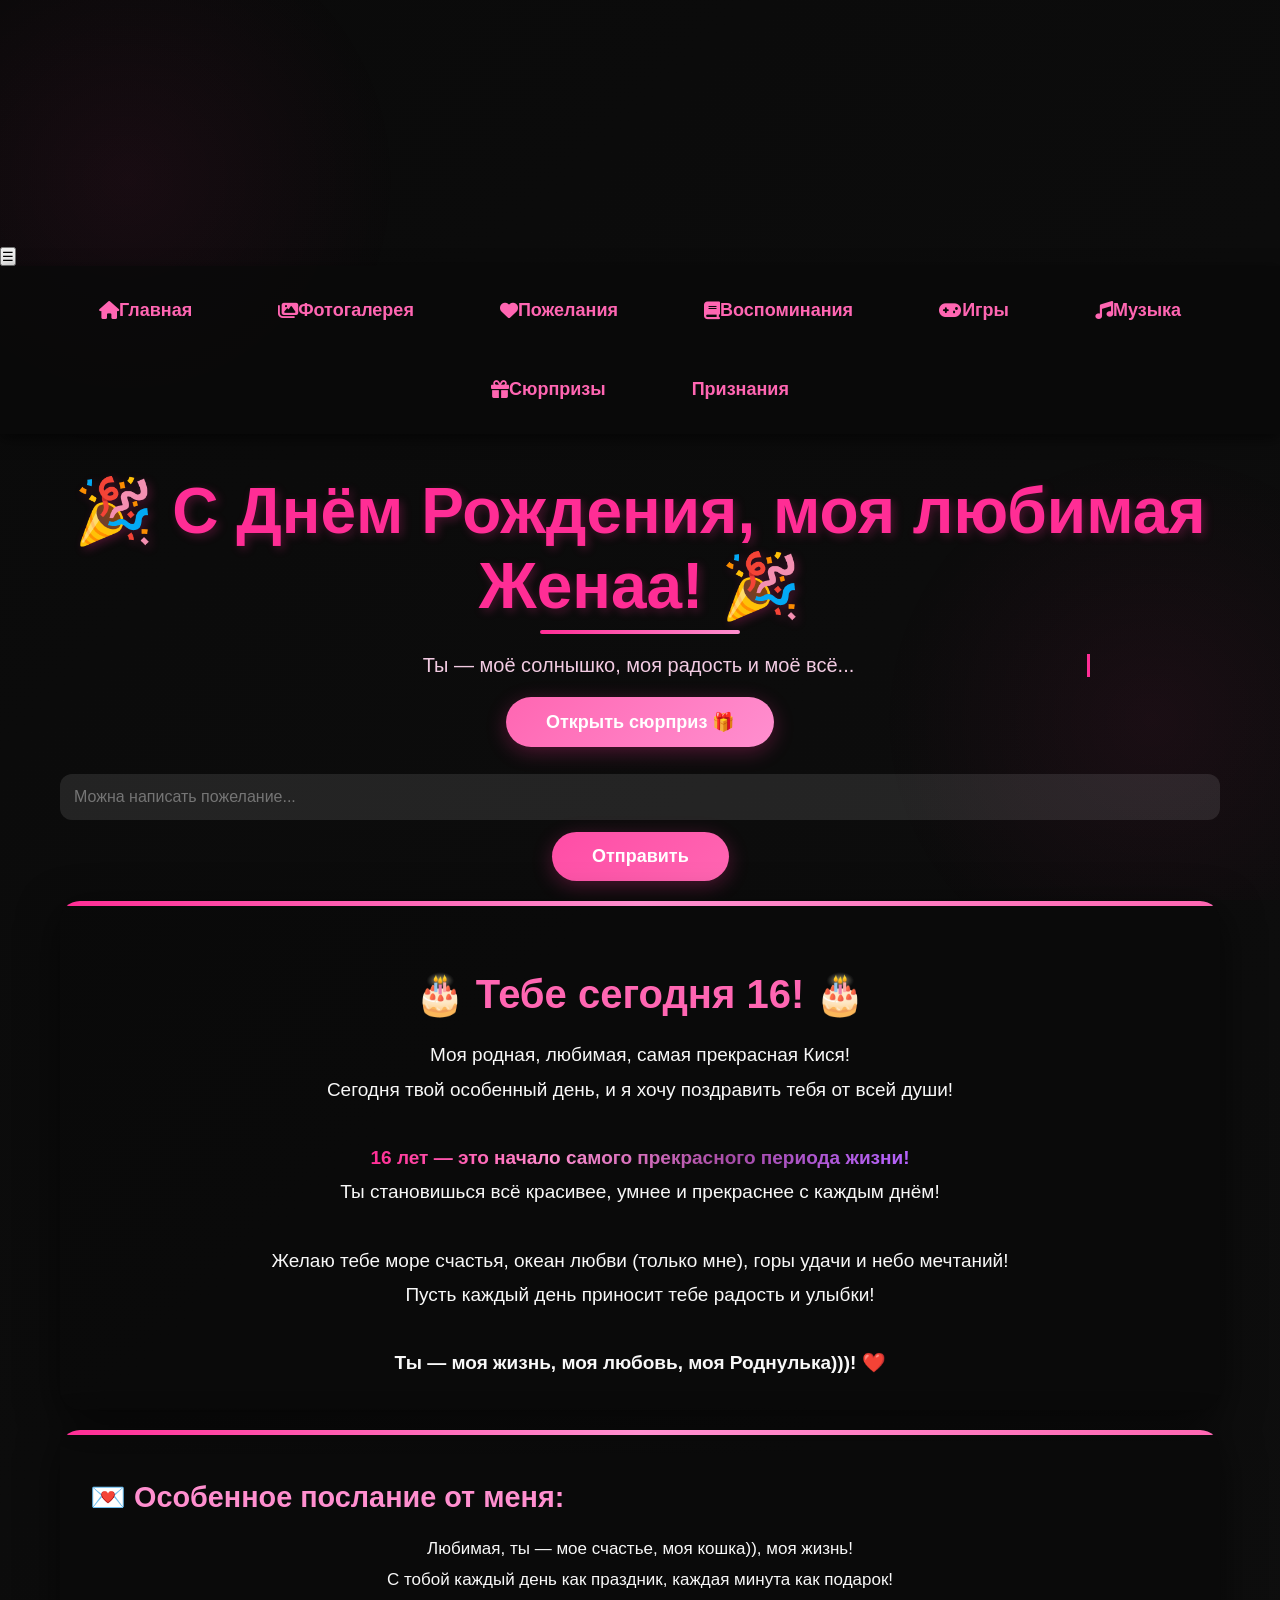
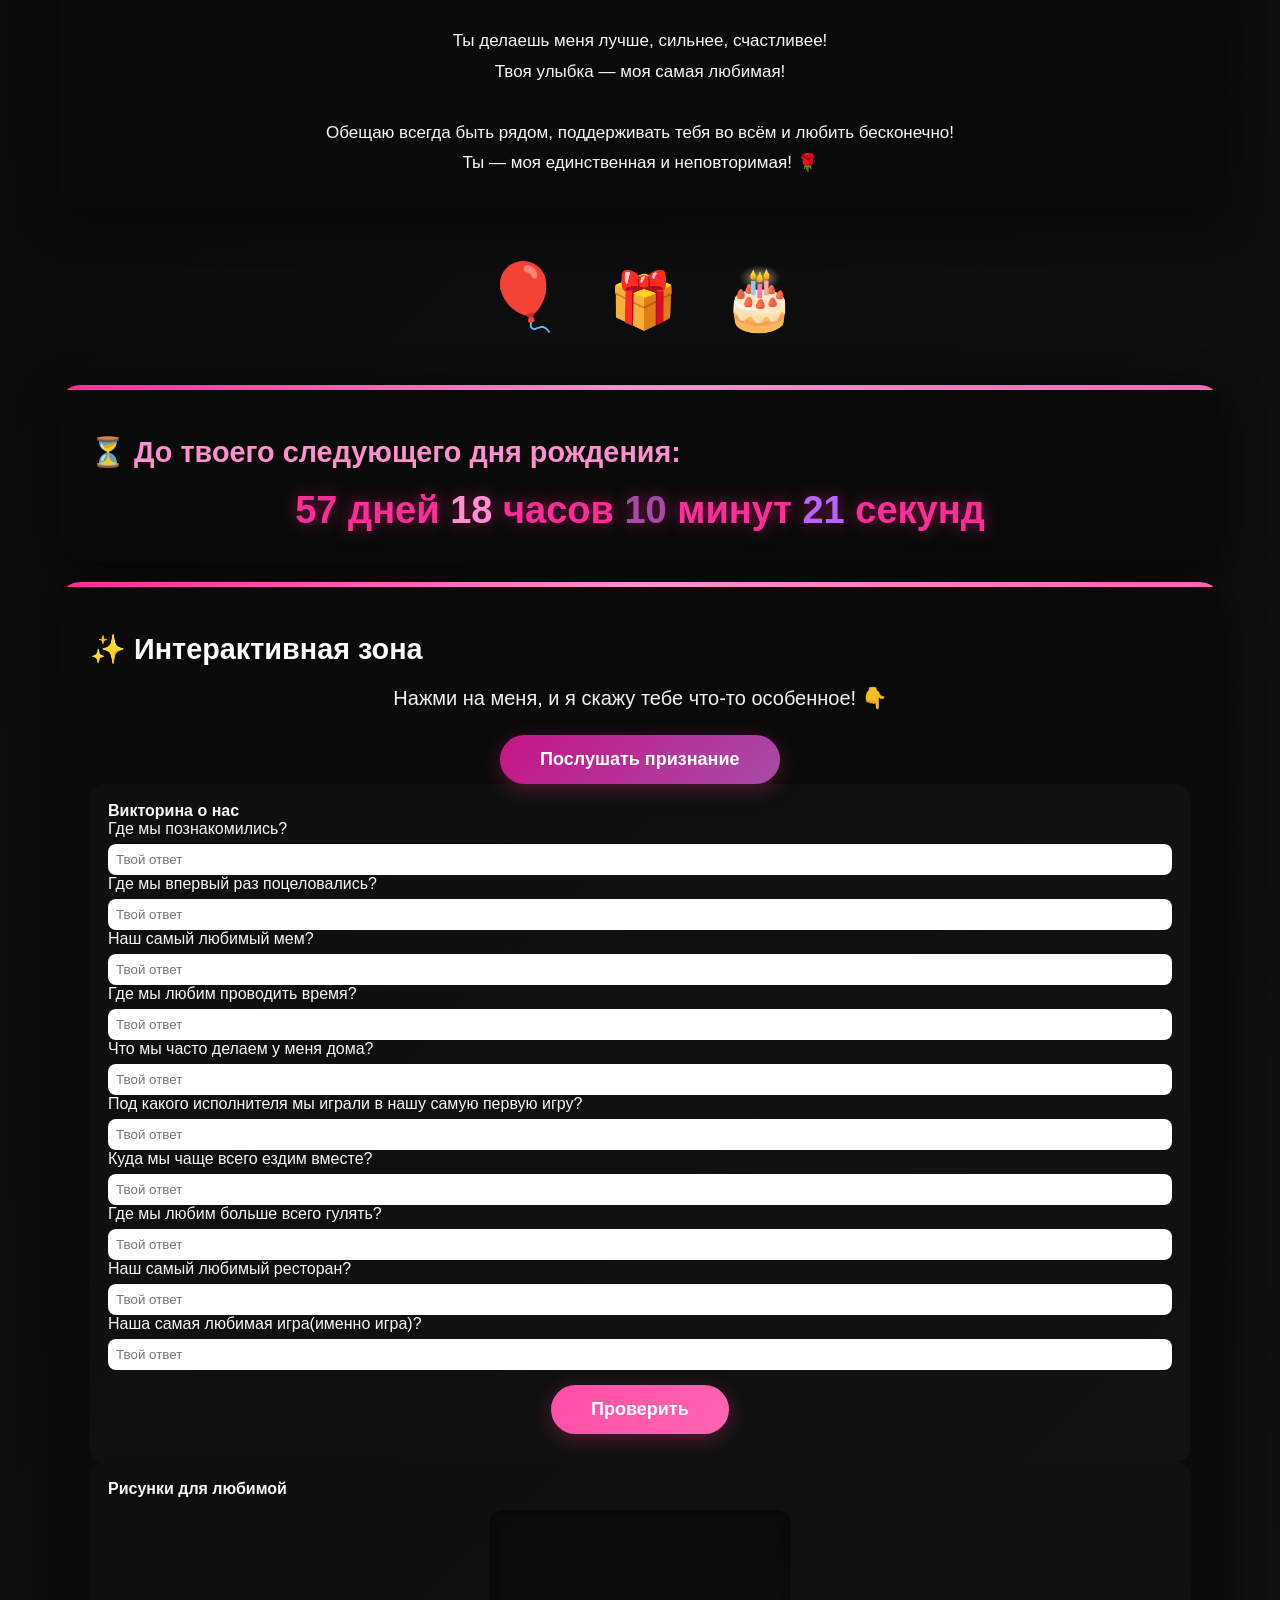
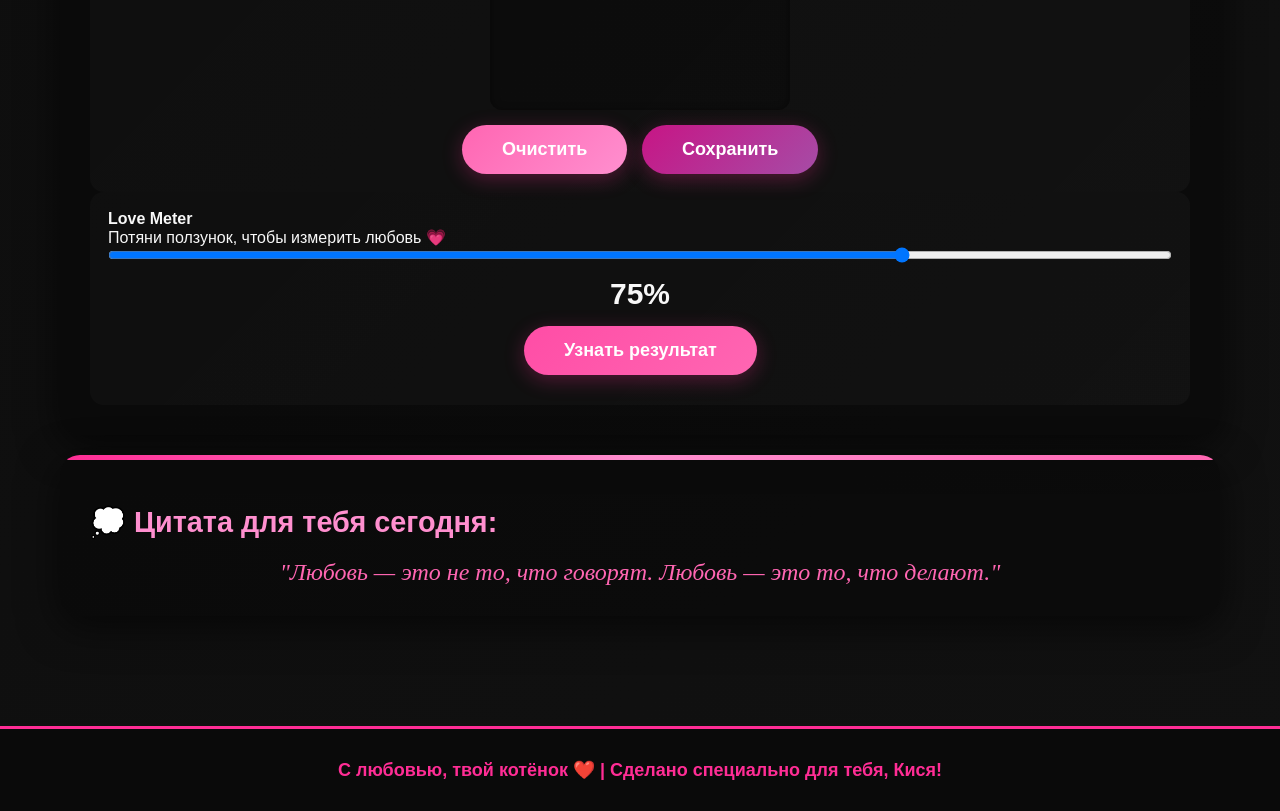
<file: index.html>
<!DOCTYPE html>
<html lang="ru">
<head>
    <meta charset="UTF-8">
    <meta name="viewport" content="width=device-width, initial-scale=1.0, maximum-scale=1.0, user-scalable=no">
    <meta name="description" content="Сайт-поздравление для моей любимой Киси — множество анимаций, игр и вспоминаний.">
    <title>С Днём Рождения, Кися! ❤️</title>
    <link rel="stylesheet" href="style.css">
    <!-- Font Awesome для иконок -->
    <link rel="stylesheet" href="https://cdnjs.cloudflare.com/ajax/libs/font-awesome/6.4.0/css/all.min.css">
</head>
<body data-birthday="02-01">
    <!-- Звёзды на фоне -->
    <div class="stars" id="stars"></div>

    <!-- Бургер-меню для мобильных -->
    <button class="hamburger-menu" onclick="toggleMenu()">☰</button>

    <!-- Навигация -->
    <nav class="navbar" id="navbar">
        <ul id="navMenu">
            <li><a href="index.html"><i class="fas fa-home"></i>Главная</a></li>
            <li><a href="gallery.html"><i class="fas fa-images"></i>Фотогалерея</a></li>
            <li><a href="wishes.html"><i class="fas fa-heart"></i>Пожелания</a></li>
            <li><a href="memories.html"><i class="fas fa-book"></i>Воспоминания</a></li>
            <li><a href="games.html"><i class="fas fa-gamepad"></i>Игры</a></li>
            <li><a href="music.html"><i class="fas fa-music"></i>Музыка</a></li>
            <li><a href="surprises.html"><i class="fas fa-gift"></i>Сюрпризы</a></li>
            <li><a href="confessions.html"><i class="fas fa-comment-heart"></i>Признания</a></li>
        </ul>
    </nav>

    <!-- Главный контейнер -->
    <div class="container">
        <!-- Заголовок -->
        <h1 class="pulsing">🎉 С Днём Рождения, моя любимая Женаа! 🎉</h1>
        <p class="typing-text subtitle" id="subtitle">Ты — моё солнышко, моя радость и моё всё...</p>
        <div style="text-align:center; margin-top:20px;">
            <button class="btn btn-pink btn-glow" onclick="openSurpriseModal()">Открыть сюрприз 🎁</button>
            <div style="margin-top:15px;">
                <input id="quickWish" placeholder="Можна написать пожелание..." style="padding:14px; border-radius:12px; border:2px solid var(--primary); width:100%; font-size:16px; background:rgba(255,255,255,0.1); color:white; margin-top:12px;">
                <button class="btn btn-green" onclick="saveQuickWish()" style="margin-top:12px;">Отправить</button>
            </div>
        </div>
        
        <!-- Основная карточка -->
        <div class="card animated-border" style="--delay: 1;">
            <h2>🎂 Тебе сегодня 16! 🎂</h2>
            <p style="font-size: 19px; text-align: center; line-height: 1.8;">
                Моя родная, любимая, самая прекрасная Кися!<br>
                Сегодня твой особенный день, и я хочу поздравить тебя от всей души!<br><br>
                
                <span class="gradient-text">16 лет — это начало самого прекрасного периода жизни!</span><br>
                Ты становишься всё красивее, умнее и прекраснее с каждым днём!<br><br>
                
                Желаю тебе море счастья, океан любви (только мне), горы удачи и небо мечтаний!<br>
                Пусть каждый день приносит тебе радость и улыбки!<br><br>
                
                <strong class="neon-text">Ты — моя жизнь, моя любовь, моя Роднулька)))! ❤️</strong>
            </p>
        </div>

        <!-- Специальное сообщение -->
        <div class="card yellow-gradient" style="--delay: 2;">
            <h3>💌 Особенное послание от меня:</h3>
            <p style="font-size: 17px; line-height: 1.8; text-align: center;">
                Любимая, ты — мое счастье, моя кошка)), моя жизнь!<br>
                С тобой каждый день как праздник, каждая минута как подарок!<br><br>
                
                Ты делаешь меня лучше, сильнее, счастливее!<br>
                Твоя улыбка — моя самая любимая!<br><br>
                
                Обещаю всегда быть рядом, поддерживать тебя во всём и любить бесконечно!<br>
                Ты — моя единственная и неповторимая! 🌹
            </p>
        </div>

        <!-- Анимированные элементы -->
        <div style="text-align: center; margin: 50px 0; position: relative;">
            <div class="floating" style="font-size: 65px; display: inline-block; margin: 0 20px;">🎈</div>
            <div class="floating" style="font-size: 55px; display: inline-block; margin: 0 20px; animation-delay: 0.7s;">🎁</div>
            <div class="floating" style="font-size: 60px; display: inline-block; margin: 0 20px; animation-delay: 1.4s;">🎂</div>
        </div>

        <!-- Таймер до следующего дня рождения -->
        <div class="card" style="--delay: 3;">
            <h3>⏳ До твоего следующего дня рождения:</h3>
            <div id="countdown" style="font-size: 38px; text-align: center; font-weight: 700; color: #ff2d95; text-shadow: 0 0 15px rgba(255, 45, 149, 0.5);"></div> 
        </div>

        <!-- Интерактивная зона -->
        <div class="card purple-gradient" style="--delay: 4;">
            <h3 style="color: white;">✨ Интерактивная зона</h3>
            <p style="text-align: center; font-size: 20px; color: rgba(255,255,255,0.95);">
                Нажми на меня, и я скажу тебе что-то особенное! 👇
            </p>
            <div style="text-align: center; margin-top: 25px;">
                <button class="btn btn-purple btn-glow" onclick="showSpecialMessage()">Послушать признание</button>
            </div>

            <div class="activity-grid">
                <div class="activity-card">
                    <h4>Викторина о нас</h4>
                    <div class="quiz">
                        <div class="q" data-idx="0">Где мы познакомились?<br><input type="text" id="q0" placeholder="Твой ответ"></div>
                        <div class="q" data-idx="1">Где мы впервый раз поцеловались?<br><input type="text" id="q1" placeholder="Твой ответ"></div>
                        <div class="q" data-idx="2">Наш самый любимый мем?<br><input type="text" id="q2" placeholder="Твой ответ"></div>
                        <div class="q" data-idx="3">Где мы любим проводить время?<br><input type="text" id="q3" placeholder="Твой ответ"></div>
                        <div class="q" data-idx="4">Что мы часто делаем у меня дома?<br><input type="text" id="q4" placeholder="Твой ответ"></div>
                        <div class="q" data-idx="5">Под какого исполнителя мы играли в нашу самую первую игру?<br><input type="text" id="q5" placeholder="Твой ответ"></div>
                        <div class="q" data-idx="6">Куда мы чаще всего ездим вместе?<br><input type="text" id="q6" placeholder="Твой ответ"></div>
                        <div class="q" data-idx="7">Где мы любим больше всего гулять?<br><input type="text" id="q7" placeholder="Твой ответ"></div>
                        <div class="q" data-idx="8">Наш самый любимый ресторан?<br><input type="text" id="q8" placeholder="Твой ответ"></div>
                        <div class="q" data-idx="9">Наша самая любимая игра(именно игра)?<br><input type="text" id="q9" placeholder="Твой ответ"></div>
                        <div style="text-align:center; margin-top:15px;">
                            <button class="btn btn-green" onclick="submitQuiz()">Проверить</button>
                        </div>
                        <p id="quizResult" style="text-align:center; margin-top:10px; font-weight:bold;"></p>
                    </div>
                </div>

                <div class="activity-card">
                    <h4>Рисунки для любимой</h4>
                    <canvas id="drawCanvas" width="300" height="200" class="canvas-draw"></canvas>
                    <div style="text-align:center; margin-top:15px;">
                        <button class="btn btn-pink" onclick="clearCanvas()">Очистить</button>
                        <button class="btn btn-purple" onclick="downloadCanvas()" style="margin-left:10px;">Сохранить</button>
                    </div>
                </div>

                <div class="activity-card">
                    <h4>Love Meter</h4>
                    <p>Потяни ползунок, чтобы измерить любовь 💗</p>
                    <div class="love-meter">
                        <input type="range" id="loveRange" min="0" max="100" value="75" oninput="updateLoveValue(this.value)">
                        <div id="loveValue" style="font-weight:bold; text-align:center; margin-top:10px; font-size: 30px;">75%</div>
                        <div style="text-align:center; margin-top:15px;"><button class="btn btn-green" onclick="revealLove()">Узнать результат</button></div>
                        <p id="loveResult" style="text-align:center; margin-top:12px; font-weight:bold;"></p>
                    </div>
                </div>
            </div>
        </div>

        <!-- Цитата дня -->
        <div class="card border-left" style="--delay: 5;">
            <h3>💭 Цитата для тебя сегодня:</h3>
            <p style="font-size: 24px; font-style: italic; text-align: center; color: #ff66b2; font-family: 'Dancing Script', cursive;">
                "Любовь — это не то, что говорят. Любовь — это то, что делают."
            </p>
        </div>
    </div>

    <!-- Модальное окно сюрприза -->
    <div class="modal" id="surpriseModal">
        <div class="modal-content">
            <span class="modal-close" onclick="closeSurpriseModal()">✖</span>
            <h2 class="gradient-text">Сюрприз для Киси 🎁</h2>
            <p style="text-align:center; font-size:19px; margin-top:15px;">Кися, нажми на кнопку — я тебя очень люблю!</p>
            <div style="text-align:center; margin-top:25px;">
                <button class="btn btn-pink btn-glow" onclick="runSurprise()">Подарок!</button>
            </div>
        </div>
    </div>

    <!-- Toast уведомление -->
    <div id="toast" aria-live="polite"></div>

    <!-- Footer -->
    <footer>
        <p>С любовью, твой котёнок ❤️ | Сделано специально для тебя, Кися!</p>
    </footer>

    <!-- Back to top button -->
    <div class="back-to-top" id="backToTop" role="button" aria-label="Наверх" tabindex="0">⬆</div>

    <!-- JavaScript -->
    <script>
        // ===== СОЗДАНИЕ ЗВЁЗД НА ФОНЕ =====
        function createStars() {
            const starsContainer = document.getElementById('stars');
            for (let i = 0; i < 100; i++) {
                const star = document.createElement('div');
                star.className = 'star';
                star.style.width = `${Math.random() * 3 + 1}px`;
                star.style.height = star.style.width;
                star.style.left = `${Math.random() * 100}%`;
                star.style.top = `${Math.random() * 100}%`;
                star.style.setProperty('--duration', `${Math.random() * 3 + 2}s`);
                star.style.setProperty('--delay', `${Math.random() * 2}s`);
                starsContainer.appendChild(star);
            }
        }
        createStars();

        // ===== СКРЫТИЕ ШАПКИ ПРИ ПРОКРУТКЕ =====
        let lastScrollPosition = 0;
        const navbar = document.getElementById('navbar');
        const navbarHeight = navbar.offsetHeight;

        window.addEventListener('scroll', () => {
            const currentScrollPosition = window.pageYOffset;

            // Проверяем, не находимся ли мы в начале страницы
            if (currentScrollPosition < navbarHeight) {
                navbar.classList.remove('hidden');
                navbar.classList.add('visible');
                lastScrollPosition = currentScrollPosition;
                return;
            }

            // Скрываем шапку при прокрутке вниз
            if (currentScrollPosition > lastScrollPosition && !navbar.classList.contains('hidden')) {
                navbar.classList.remove('visible');
                navbar.classList.add('hidden');
            } 
            // Показываем шапку при прокрутке вверх
            else if (currentScrollPosition < lastScrollPosition && navbar.classList.contains('hidden')) {
                navbar.classList.remove('hidden');
                navbar.classList.add('visible');
            }

            lastScrollPosition = currentScrollPosition;
        });

        // ===== БУРГЕР-МЕНЮ =====
        function toggleMenu() {
            const menu = document.getElementById('navMenu');
            menu.classList.toggle('active');
        }

        // Закрытие меню при клике на ссылку
        document.querySelectorAll('#navMenu a').forEach(link => {
            link.addEventListener('click', () => {
                document.getElementById('navMenu').classList.remove('active');
            });
        });

        // Закрытие меню при клике вне меню
        document.addEventListener('click', (e) => {
            const menu = document.getElementById('navMenu');
            const hamburger = document.querySelector('.hamburger-menu');
            
            if (menu.classList.contains('active') && 
                !menu.contains(e.target) && 
                !hamburger.contains(e.target)) {
                menu.classList.remove('active');
            }
        });

        // Закрытие меню при прокрутке на мобильных
        window.addEventListener('scroll', () => {
            if (window.innerWidth <= 768) {
                document.getElementById('navMenu').classList.remove('active');
            }
        });

        // ===== КОНФЕТТИ =====
        function createConfetti() {
            const confetti = document.createElement('div');
            confetti.className = 'confetti';
            confetti.style.left = (50 + (Math.random() - 0.5) * 40) + 'vw';
            confetti.style.top = (40 + Math.random() * 20) + 'vh';
            confetti.style.backgroundColor = getRandomColor();
            confetti.style.animationDuration = (Math.random() * 2 + 2) + 's';
            document.body.appendChild(confetti);
            setTimeout(() => confetti.remove(), 5000);
        }

        function getRandomColor() {
            const colors = ['#ff2d95', '#ff8fcf', '#a64ca6', '#b663ff', '#ff66b2', '#ffd6ee', '#ffeb3b', '#4caf50'];
            return colors[Math.floor(Math.random() * colors.length)];
        }

        function showConfetti() {
            playPop();
            for (let i = 0; i < 150; i++) createConfetti();
            [300, 600, 1000].forEach((delay, idx) => setTimeout(()=>{ for (let i=0;i<40;i++) createConfetti(); playPop(); }, delay));
        }

        // ===== СЕРДЕЧКИ =====
        function showHearts() {
            playPop();
            for (let i = 0; i < 25; i++) createHeart(false);
            const t = setInterval(()=> { createHeart(true); playPop(); }, 180);
            setTimeout(()=> clearInterval(t), 3500);
        }

        function createHeart(fall=true) {
            const heart = document.createElement('div');
            heart.className = 'heart' + (fall ? ' heart-fall' : '');
            heart.innerHTML = '❤️';
            if (fall) {
                heart.style.left = (10 + Math.random() * 80) + 'vw';
            } else {
                heart.style.left = (20 + Math.random()*60) + 'vw';
                heart.style.top = (40 + Math.random()*30) + 'vh';
            }
            heart.style.opacity = 0.98;
            document.body.appendChild(heart);
            setTimeout(() => heart.remove(), 5500);
        }

        // ===== ЗВУК =====
        function playPop() {
            try {
                const ctx = window._audioCtx || (window._audioCtx = new (window.AudioContext || window.webkitAudioContext)());
                const o = ctx.createOscillator();
                const g = ctx.createGain();
                o.type = 'sine';
                o.frequency.setValueAtTime(700 + Math.random()*500, ctx.currentTime);
                g.gain.setValueAtTime(0.0001, ctx.currentTime);
                g.gain.exponentialRampToValueAtTime(0.2, ctx.currentTime + 0.01);
                g.gain.exponentialRampToValueAtTime(0.0001, ctx.currentTime + 0.35);
                o.connect(g); g.connect(ctx.destination);
                o.start(); o.stop(ctx.currentTime + 0.36);
            } catch(e) {}
        }

        // ===== МОДАЛЬНОЕ ОКНО =====
        function openSurpriseModal() {
            document.getElementById('surpriseModal').classList.add('active');
        }

        function closeSurpriseModal() {
            document.getElementById('surpriseModal').classList.remove('active');
        }

        function runSurprise() {
            showConfetti(); showHearts(); playPop(); closeSurpriseModal(); showToast('Сюрприз отправлен! ❤️');
        }

        // ===== БЫСТРОЕ ПОЖЕЛАНИЕ =====
        function saveQuickWish() {
            const el = document.getElementById('quickWish');
            if (!el) return;
            const text = el.value.trim();
            if (!text) { showToast('Пустое пожелание не сохранено'); return; }
            const arr = JSON.parse(localStorage.getItem('wishes') || '[]');
            arr.unshift(text);
            if (arr.length > 50) arr.pop();
            localStorage.setItem('wishes', JSON.stringify(arr));
            el.value = '';
            showToast('Пожелание сохранено! ❤️');
        }

        // ===== TOAST =====
        function showToast(msg) {
            const t = document.getElementById('toast');
            if (!t) return;
            t.innerText = msg;
            t.classList.add('visible');
            setTimeout(()=> t.classList.remove('visible'), 3200);
        }

        // ===== ОСОБЕННОЕ СООБЩЕНИЕ =====
        function showSpecialMessage() {
            const messages = [
                'Кися, ты — моя самая большая любовь! ❤️',
                'Ты делаешь меня самым счастливым человеком на свете! 🌟',
                'Я люблю тебя больше, чем могу выразить словами! 💝',
                'Ты — моя мечта, которая стала реальностью! ✨',
                'С тобой я готов на всё, моя родная! 🌹',
                'Ты — единственная, кого я хочу видеть рядом всегда! 💕',
                'Моё сердце принадлежит только тебе, Кися! 💓',
                'Ты — моя жизнь, моя любовь, моя вселенная! 🌍',
                'Каждый день с тобой — это подарок судьбы! 🎁',
                'Ты освещаешь мою жизнь своим светом! ✨'
            ];
            
            const randomMessage = messages[Math.floor(Math.random() * messages.length)];
            showToast(randomMessage);
        }

        // ===== ВИКТОРИНА =====
        function submitQuiz() {
            const correctAnswers = [
                'Дайвинчик',
                'Кфс',
                'Помидор',
                'Дома',
                'Играем',
                'Гостмэйн',
                'Аграрный',
                'Гармония',
                'Вкусно и точка',
                'Бравл старс'
            ];
            
            const userAnswers = [];
            for (let i = 0; i < 10; i++) {
                const input = document.getElementById(`q${i}`);
                userAnswers.push(input ? input.value.trim().toLowerCase() : '');
            }
            
            let correctCount = 0;
            for (let i = 0; i < 10; i++) {
                if (userAnswers[i] === correctAnswers[i].toLowerCase()) {
                    correctCount++;
                }
            }
            
            const out = document.getElementById('quizResult');
            
            if (correctCount >= 10) {
                out.innerText = 'Отлично! Ты хорошо помнишь наши моменты ❤️';
                out.style.color = '#4caf50';
                showConfetti(); 
                setTimeout(()=>{ for(let i=0;i<10;i++) createHeart(false); }, 300);
            } else if (correctCount >= 7) {
                out.innerText = `Замечательно! ${correctCount} из 10 — ты настоящая любовница наших воспоминаний! 💖`;
                out.style.color = '#8bc34a';
            } else if (correctCount >= 5) {
                out.innerText = `Хорошо! ${correctCount} из 10 ответов правильные. Почти все верно! 💪`;
                out.style.color = '#ff9800';
            } else if (correctCount >= 3) {
                out.innerText = `Уже близко! ${correctCount} из 10. Попробуй ещё разок 🌟`;
                out.style.color = '#ff5722';
            } else {
                out.innerText = `Только ${correctCount} из 10... Давай, вспоминай лучше! 😊`;
                out.style.color = '#f44336';
            }
        }

        // ===== ХОЛСТ ДЛЯ РИСОВАНИЯ =====
        (function setupCanvas(){
            const canvas = document.getElementById('drawCanvas');
            if (!canvas) return;
            const ctx = canvas.getContext('2d');
            ctx.lineCap = 'round';
            ctx.lineJoin = 'round';
            ctx.strokeStyle = '#ff2d95';
            ctx.lineWidth = 5;
            let drawing = false;
            let last = null;

            function pos(e){
                if (e.touches && e.touches[0]) e = e.touches[0];
                const r = canvas.getBoundingClientRect();
                return {x: e.clientX - r.left, y: e.clientY - r.top};
            }

            canvas.addEventListener('pointerdown', (e)=>{ drawing=true; last = pos(e); });
            canvas.addEventListener('pointermove', (e)=>{ if (!drawing) return; const p = pos(e); ctx.beginPath(); ctx.moveTo(last.x,last.y); ctx.lineTo(p.x,p.y); ctx.stroke(); last = p; });
            canvas.addEventListener('pointerup', ()=>{ drawing=false; last=null; });
            canvas.addEventListener('pointerleave', ()=>{ drawing=false; last=null; });

            window.clearCanvas = function(){ ctx.clearRect(0,0,canvas.width,canvas.height); };
            window.downloadCanvas = function(){ const link = document.createElement('a'); link.href = canvas.toDataURL('image/png'); link.download = 'drawing_for_kisi.png'; link.click(); };
        })();

        // ===== LOVE METER =====
        function updateLoveValue(val){
            const el = document.getElementById('loveValue'); if (el) el.innerText = Math.round(val) + '%';
        }

        function revealLove(){
            const v = parseInt((document.getElementById('loveRange') || {}).value || 0,10);
            const out = document.getElementById('loveResult');
            if (!out) return;
            let msg = '';
            if (v > 95) {
                msg = 'АБСОЛЮТНАЯ ЛЮБОВЬ! 💘💘💘';
                out.style.color = '#ff2d95';
            } else if (v > 90) {
                msg = 'Бесконечная любовь! Я твой навсегда! 💞';
                out.style.color = '#ff4081';
            } else if (v > 70) {
                msg = 'Много любви — целую бесконечно! 💗';
                out.style.color = '#ff66b2';
            } else if (v > 40) {
                msg = 'Сердце полно тепла — ты мне дорога! 💕';
                out.style.color = '#ff8fcf';
            } else {
                msg = 'Любовь растёт — ещё немного и будет идеально! 🌱';
                out.style.color = '#ffb74d';
            }
            out.innerText = msg;
            if (v > 40) { 
                showConfetti(); 
                for(let i=0;i<8;i++) createHeart(false); 
            }
        }

        // ===== ТАЙМЕР ОБРАТНОГО ОТСЧЁТА =====
        let birthdayTriggered = false;
        function updateCountdown() {
            const now = new Date();
            const bd = document.body.getAttribute('data-birthday');
            let target;
            if (bd) {
                const parts = bd.split('-').map(n => parseInt(n, 10));
                if (parts.length === 2 && !isNaN(parts[0]) && !isNaN(parts[1])) {
                    const [m, d] = parts;
                    target = new Date(now.getFullYear(), m - 1, d);
                    if (target <= now) target.setFullYear(now.getFullYear() + 1);
                }
            }
            if (!target) {
                target = new Date(now.getTime() + 365 * 24 * 60 * 60 * 1000);
            }

            const diff = target - now;
            if (diff <= 0) {
                document.getElementById('countdown').innerHTML = '<span style="font-size: 42px;">🎉 С ДНЁМ РОЖДЕНИЯ! 🎉</span>';
                if (!birthdayTriggered) {
                    birthdayTriggered = true;
                    setTimeout(()=>{ 
                        showConfetti(); 
                        showHearts(); 
                        document.title = '🎉 С Днём Рождения, Кися! 🎉';
                        showToast('С Днём Рождения, моя любимая! ❤️');
                    }, 500);
                }
                return;
            }
            const days = Math.floor(diff / (1000 * 60 * 60 * 24));
            const hours = Math.floor((diff % (1000 * 60 * 60 * 24)) / (1000 * 60 * 60));
            const minutes = Math.floor((diff % (1000 * 60 * 60)) / (1000 * 60));
            const seconds = Math.floor((diff % (1000 * 60)) / 1000);
            
            document.getElementById('countdown').innerHTML = 
                `<span style="color: #ff2d95;">${days}</span> дней 
                 <span style="color: #ff8fcf;">${hours}</span> часов 
                 <span style="color: #a64ca6;">${minutes}</span> минут 
                 <span style="color: #b663ff;">${seconds}</span> секунд`;
        }

        setInterval(updateCountdown, 1000);
        updateCountdown();

        // ===== СНЕЖИНКИ =====
        function createSnow() {
            for (let i = 0; i < 60; i++) {
                const snow = document.createElement('div');
                snow.className = 'snow';
                snow.style.left = Math.random() * 100 + 'vw';
                snow.style.animationDuration = (Math.random() * 8 + 6) + 's';
                snow.style.opacity = Math.random() * 0.6 + 0.2;
                snow.style.width = (Math.random() * 8 + 3) + 'px';
                snow.style.height = snow.style.width;
                document.body.appendChild(snow);
            }
        }
        createSnow();

        // ===== BACK TO TOP =====
        (function(){
            const btn = document.getElementById('backToTop');
            window.addEventListener('scroll', ()=>{ if (window.scrollY > 250) btn.classList.add('visible'); else btn.classList.remove('visible'); });
            btn.addEventListener('click', ()=> window.scrollTo({top:0, behavior:'smooth'}));
            btn.addEventListener('keydown', (e)=>{ if (e.key === 'Enter' || e.key === ' ') { e.preventDefault(); window.scrollTo({top:0, behavior:'smooth'}); } });
        })();
    </script>
</body>
</html>
</file>
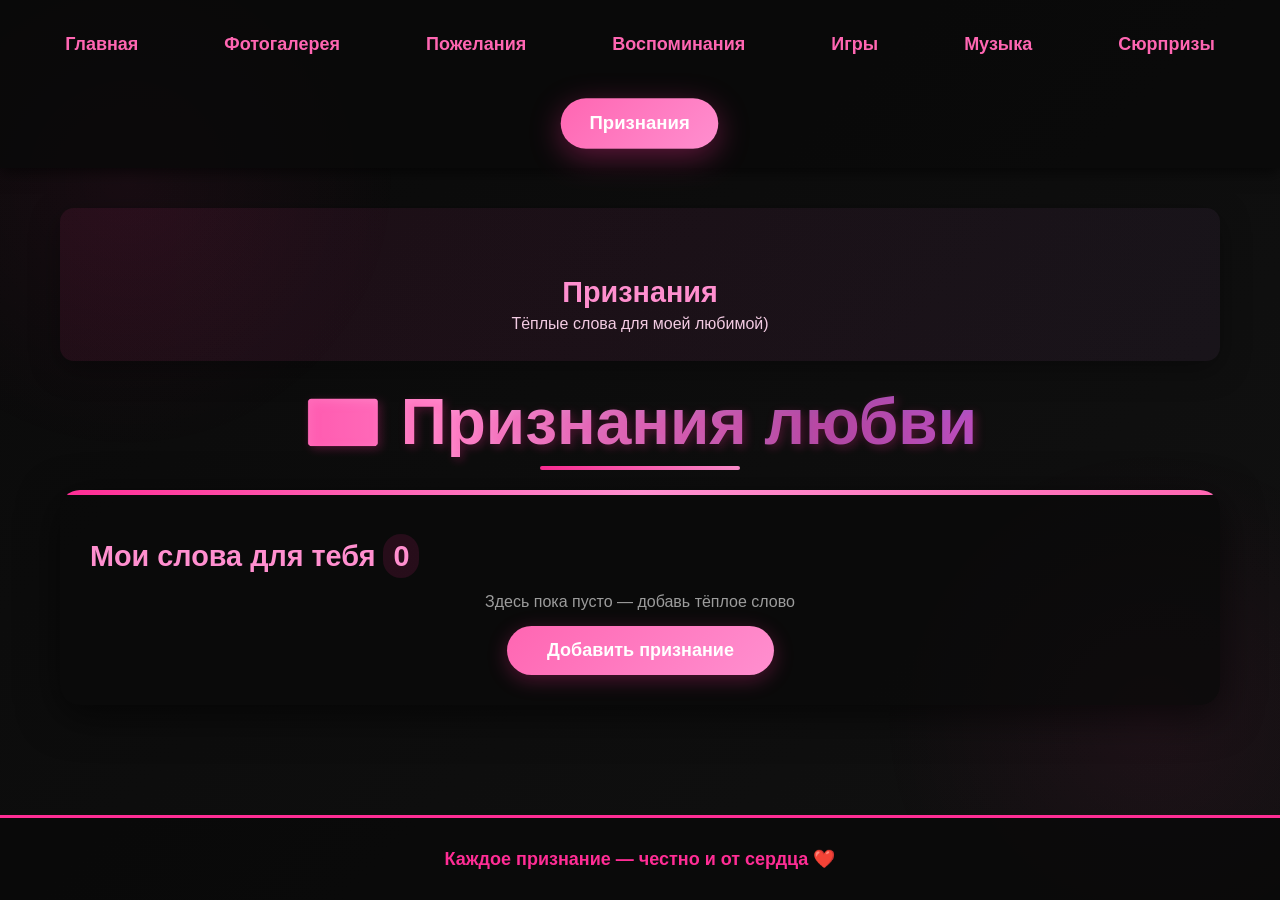
<file: confessions.html>
<!DOCTYPE html>
<html lang="ru">
<head>
    <meta charset="UTF-8">
    <meta name="viewport" content="width=device-width, initial-scale=1.0">
    <title>Признания — Кися</title>
    <link rel="stylesheet" href="style.css">
</head>
<body>
    <nav class="navbar">
        <ul>
            <li><a href="index.html">Главная</a></li>
            <li><a href="gallery.html">Фотогалерея</a></li>
            <li><a href="wishes.html">Пожелания</a></li>
            <li><a href="memories.html">Воспоминания</a></li>
            <li><a href="games.html">Игры</a></li>
            <li><a href="music.html">Музыка</a></li>
            <li><a href="surprises.html">Сюрпризы</a></li>
            <li><a href="confessions.html" class="active">Признания</a></li>
        </ul>
    </nav>

    <div class="container">
        <div class="hero"><h2>Признания</h2><p>Тёплые слова для моей любимой)</p></div>
        <h1 class="gradient-text">💌 Признания любви</h1> 

        <div class="card">
            <h3>Мои слова для тебя <span class="badge" id="confCount">0</span></h3>
            <div id="confessionsList"></div>
            <div style="text-align:center; margin-top:15px;">
                <button class="btn btn-pink" onclick="promptAddConfession()">Добавить признание</button>
            </div>
        </div>
    </div>

    <footer>
        <p>Каждое признание — честно и от сердца ❤️</p>
    </footer>

    <script>
        function renderConfessions(){
            const list = document.getElementById('confessionsList');
            const items = JSON.parse(localStorage.getItem('confessions')||'[]');
            const count = document.getElementById('confCount'); if (count) count.innerText = items.length;
            if (!items.length) { list.innerHTML = '<p style="text-align:center; color:rgba(255,255,255,0.6);">Здесь пока пусто — добавь тёплое слово</p>'; return; }
            list.innerHTML = items.map((c,i)=>`<div class="confession-item" data-idx="${i}"><div style="display:flex; justify-content:space-between; align-items:center;"><div style="flex:1;">${escapeHtml(c.text)}</div><div style="display:flex; gap:8px;"><button class="btn btn-pink" onclick="toggleConfLike(${i})">${c.liked? '💖' : '🤍'}</button><button class="btn" onclick="deleteConf(${i})">✖</button></div></div></div>`).join('');
        }

        function escapeHtml(s){ return (s||'').replace(/&/g,'&amp;').replace(/</g,'&lt;').replace(/>/g,'&gt;'); }

        function promptAddConfession(){
            const text = prompt('Напиши признание для Киси:');
            if (!text) return;
            const items = JSON.parse(localStorage.getItem('confessions')||'[]');
            items.unshift({ text, liked:false, created:Date.now() });
            localStorage.setItem('confessions', JSON.stringify(items));
            renderConfessions();
            showToast('Признание добавлено ❤️');
        }

        function toggleConfLike(i){ const items = JSON.parse(localStorage.getItem('confessions')||'[]'); if (!items[i]) return; items[i].liked = !items[i].liked; localStorage.setItem('confessions', JSON.stringify(items)); renderConfessions(); }
        function deleteConf(i){ const items = JSON.parse(localStorage.getItem('confessions')||'[]'); items.splice(i,1); localStorage.setItem('confessions', JSON.stringify(items)); renderConfessions(); }

        document.addEventListener('DOMContentLoaded', renderConfessions);
    </script>
    <div id="toast" aria-live="polite"></div>
    <div class="back-to-top" id="backToTop" role="button" aria-label="Наверх" tabindex="0">⬆</div>
    <script>
        (function(){
            const btn = document.getElementById('backToTop');
            window.addEventListener('scroll', ()=>{ if (window.scrollY > 200) btn.classList.add('visible'); else btn.classList.remove('visible'); });
            btn.addEventListener('click', ()=> window.scrollTo({top:0, behavior:'smooth'}));
            btn.addEventListener('keydown', (e)=>{ if (e.key === 'Enter' || e.key === ' ') { e.preventDefault(); window.scrollTo({top:0, behavior:'smooth'}); } });
            // highlight active nav link
            try{ document.querySelectorAll('.navbar a').forEach(a=>{ if (location.href.includes(a.href)) a.classList.add('active'); }); }catch(e){}
        })();
    </script>
</body>
</html>
</file>
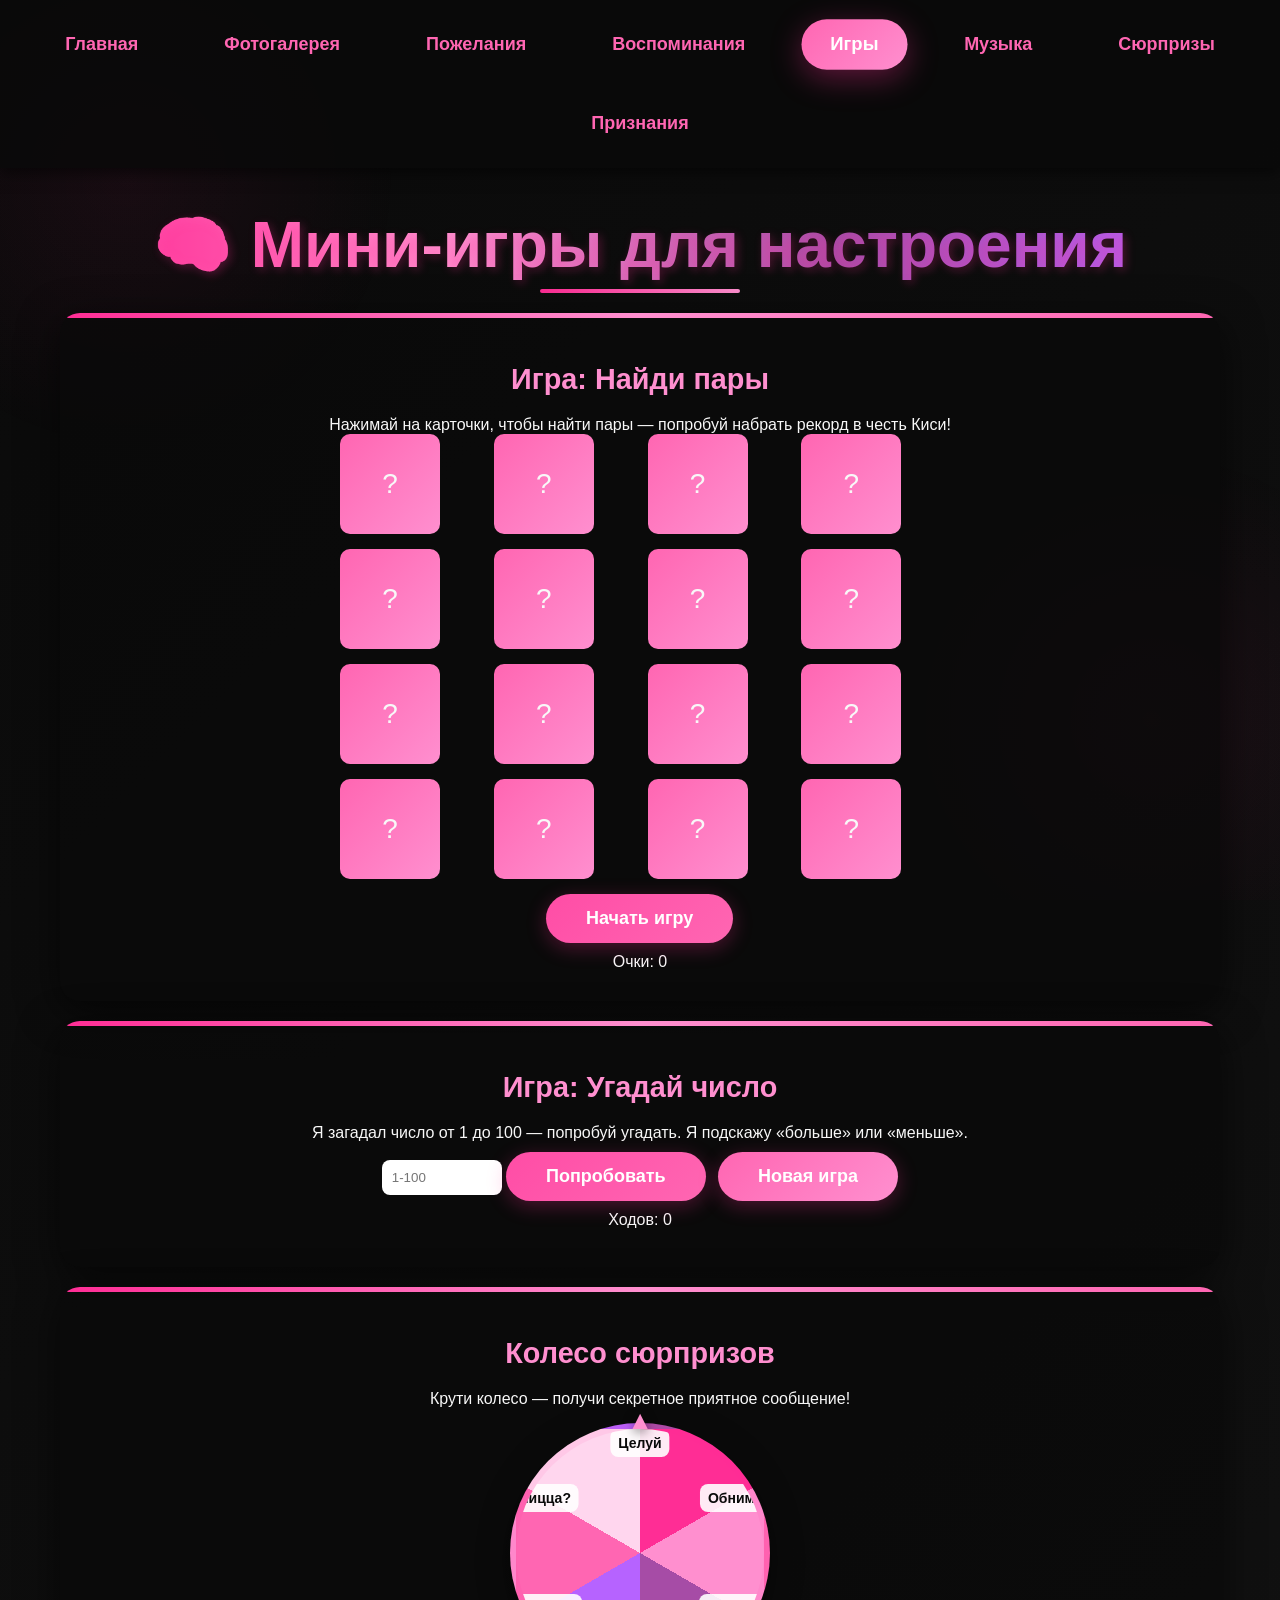
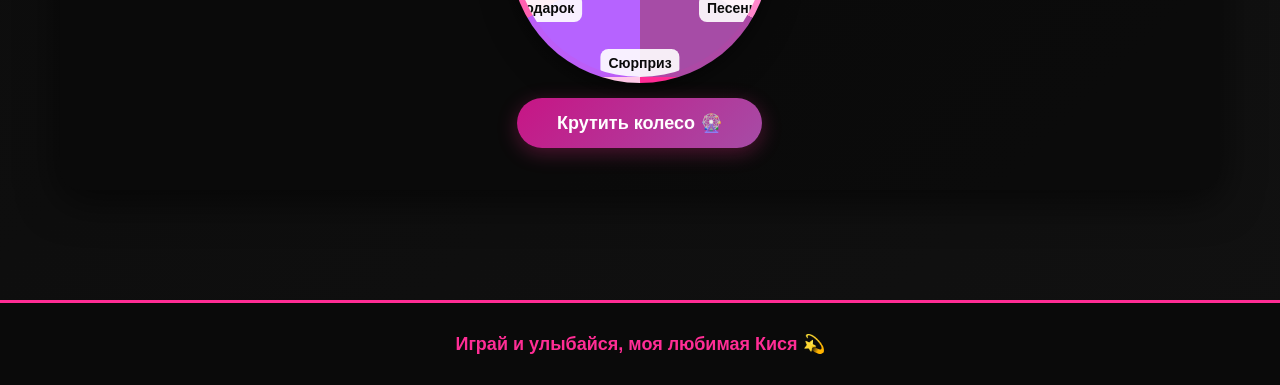
<file: games.html>
<!DOCTYPE html>
<html lang="ru">
<head>
    <meta charset="UTF-8">
    <meta name="viewport" content="width=device-width, initial-scale=1.0">
    <title>Игры — Кися</title>
    <link rel="stylesheet" href="style.css">
</head>
<body>
    <nav class="navbar">
        <ul>
            <li><a href="index.html">Главная</a></li>
            <li><a href="gallery.html">Фотогалерея</a></li>
            <li><a href="wishes.html">Пожелания</a></li>
            <li><a href="memories.html">Воспоминания</a></li>
            <li><a href="games.html" class="active">Игры</a></li>
            <li><a href="music.html">Музыка</a></li>
            <li><a href="surprises.html">Сюрпризы</a></li>
            <li><a href="confessions.html">Признания</a></li>
        </ul>
    </nav>

    <div class="container">
        <h1 class="gradient-text">🧠 Мини-игры для настроения</h1>

        <div class="card game-container">
            <h3>Игра: Найди пары</h3>
            <p>Нажимай на карточки, чтобы найти пары — попробуй набрать рекорд в честь Киси!</p>
            <div class="memory-game" id="memory"></div>
            <div style="text-align:center; margin-top:15px;"><button class="btn btn-green" onclick="startGame()">Начать игру</button></div>
            <p style="text-align:center; margin-top:10px;">Очки: <span id="score">0</span></p>
        </div>

        <div class="card game-container">
            <h3>Игра: Угадай число</h3>
            <p>Я загадал число от 1 до 100 — попробуй угадать. Я подскажу «больше» или «меньше».</p>
            <div style="text-align:center; margin-top:10px;">
                <input id="guessInput" type="number" min="1" max="100" placeholder="1-100" style="padding:10px; border-radius:8px; border:none; width:120px;">
                <button class="btn btn-green" onclick="checkGuess()">Попробовать</button>
                <button class="btn btn-pink" onclick="newGuess()" style="margin-left:8px;">Новая игра</button>
            </div>
            <p style="text-align:center; margin-top:10px;">Ходов: <span id="guessCount">0</span></p>
            <p id="guessFeedback" style="text-align:center; margin-top:8px; font-weight:bold;"></p>
        </div>

        <div class="card game-container">
            <h3>Колесо сюрпризов</h3>
            <p>Крути колесо — получи секретное приятное сообщение!</p>
            <div style="text-align:center; margin-top:15px; position:relative;">
                <div class="wheel" id="wheel">
                    <div class="wheel-inner" id="wheelInner">
                        <div class="segment">Целуй</div>
                        <div class="segment">Обниму</div>
                        <div class="segment">Песенка</div>
                        <div class="segment">Сюрприз</div>
                        <div class="segment">Подарок</div>
                        <div class="segment">Пицца?</div>
                    </div>
                </div>
                <div class="wheel-pointer" aria-hidden="true">▲</div>
            </div>
            <div style="text-align:center; margin-top:15px;">
                <button class="btn btn-purple" id="spinBtn" onclick="spinWheel()">Крутить колесо 🎡</button>
            </div>
            <p id="wheelResult" style="text-align:center; margin-top:12px; font-weight:bold;"></p>
        </div>
    </div>

    <footer>
        <p>Играй и улыбайся, моя любимая Кися 💫</p>
    </footer>

    <script>
        const images = ['❣️','🌟','🍰','🎈','🎁','🎵','🌷','✨'];
        let cards = [];
        let first = null;
        let second = null;
        let lock = false;
        let score = 0;

        function startGame() {
            score = 0; document.getElementById('score').innerText = score;
            cards = [...images, ...images].sort(() => Math.random() - 0.5);
            const board = document.getElementById('memory');
            board.innerHTML = '';
            for (let i = 0; i < cards.length; i++) {
                const c = document.createElement('div');
                c.className = 'memory-card';
                c.dataset.val = cards[i];
                c.innerHTML = '<div style="font-size:28px; display:flex; align-items:center; justify-content:center; height:100%;">?</div>';
                c.addEventListener('click', () => flipCard(c));
                board.appendChild(c);
            }
        }

        function flipCard(card) {
            if (lock || card === first || card.classList.contains('matched')) return;
            card.innerHTML = `<div style="font-size:28px; display:flex; align-items:center; justify-content:center; height:100%;">${card.dataset.val}</div>`;
            if (!first) { first = card; return; }
            second = card;
            if (first.dataset.val === second.dataset.val) {
                first.classList.add('matched'); second.classList.add('matched');
                score += 10; document.getElementById('score').innerText = score;
                first = second = null;
                if (document.querySelectorAll('.memory-card.matched').length === cards.length) {
                    setTimeout(()=> alert('Поздравляю! Рекорд для Киси: ' + score), 200);
                }
            } else {
                lock = true;
                setTimeout(() => {
                    first.innerHTML = '<div style="font-size:28px; display:flex; align-items:center; justify-content:center; height:100%;">?</div>';
                    second.innerHTML = '<div style="font-size:28px; display:flex; align-items:center; justify-content:center; height:100%;">?</div>';
                    first = second = null; lock = false;
                }, 700);
            }
        }

        window.onload = function() {
            startGame();
            newGuess();
            const wheelInner = document.getElementById('wheelInner');
            if (wheelInner) {
                const segs = Array.from(wheelInner.querySelectorAll('.segment'));
                const radiusOffset = 110; // px — смещение от центра до текста
                segs.forEach((s,i)=> {
                    s.style.position = 'absolute';
                    s.style.left = '50%';
                    s.style.top = '50%';
                    s.style.width = 'auto';
                    s.style.height = 'auto';
                    // Сначала центрируем элемент, затем поворачиваем и смещаем на radiusOffset пикселей вверх
                    s.style.transform = `translate(-50%,-50%) rotate(${i*60}deg) translate(0,-${radiusOffset}px)`;
                    s.style.transformOrigin = '50% 50%';

                    // Оборачиваем текст в span и поворачиваем обратно, чтобы текст оставался горизонтальным
                    const txt = s.innerText;
                    s.innerHTML = `<span class="segment-text">${txt}</span>`;
                    const span = s.querySelector('.segment-text');
                    span.style.transform = `rotate(${-i*60}deg)`;
                });
            }
        };

        // ====== Угадай число ======
        let secretNumber = 0;
        let guessCount = 0;
        function newGuess() {
            secretNumber = 1 + Math.floor(Math.random() * 100);
            guessCount = 0;
            const gc = document.getElementById('guessCount'); if (gc) gc.innerText = guessCount;
            const gf = document.getElementById('guessFeedback'); if (gf) gf.innerText = '';
            const inp = document.getElementById('guessInput'); if (inp) inp.value = '';
        }
        function checkGuess() {
            const inp = document.getElementById('guessInput');
            if (!inp) return;
            const val = parseInt(inp.value, 10);
            if (!val || val < 1 || val > 100) {
                const gf = document.getElementById('guessFeedback'); if (gf) gf.innerText = 'Введите число от 1 до 100';
                return;
            }
            guessCount++;
            const gc = document.getElementById('guessCount'); if (gc) gc.innerText = guessCount;
            if (val === secretNumber) {
                const gf = document.getElementById('guessFeedback'); if (gf) gf.innerText = 'Правильно! Ты молодец! ❤️';
                showConfetti(); setTimeout(()=>{ for(let i=0;i<10;i++) createHeart(false); }, 300);
            } else if (val < secretNumber) {
                const gf = document.getElementById('guessFeedback'); if (gf) gf.innerText = 'Больше! ↑';
            } else {
                const gf = document.getElementById('guessFeedback'); if (gf) gf.innerText = 'Меньше! ↓';
            }
        }

        // ====== Колесо сюрпризов ======
        function spinWheel() {
            const btn = document.getElementById('spinBtn');
            const wheelInner = document.getElementById('wheelInner');
            if (!wheelInner || btn.disabled) return;
            btn.disabled = true;
            const spins = 3 + Math.floor(Math.random()*4);
            const extra = Math.floor(Math.random()*360);
            const deg = spins*360 + extra;
            wheelInner.style.transition = 'transform 5s cubic-bezier(.2,.9,.2,1)';
            wheelInner.style.transform = `rotate(${deg}deg)`;
            setTimeout(() => {
                const final = deg % 360;
                const index = Math.floor(((360 - final) + 30) % 360 / 60) % 6;
                const segs = Array.from(wheelInner.querySelectorAll('.segment'));
                const result = segs[index] ? segs[index].innerText : 'Сюрприз!';
                const out = document.getElementById('wheelResult'); if (out) out.innerText = 'Выпало: ' + result + ' ❤️';
                showConfetti(); for(let i=0;i<8;i++) createHeart(false);
                btn.disabled = false;
            }, 5200);
        }
    </script>
</body>
</html>
</file>
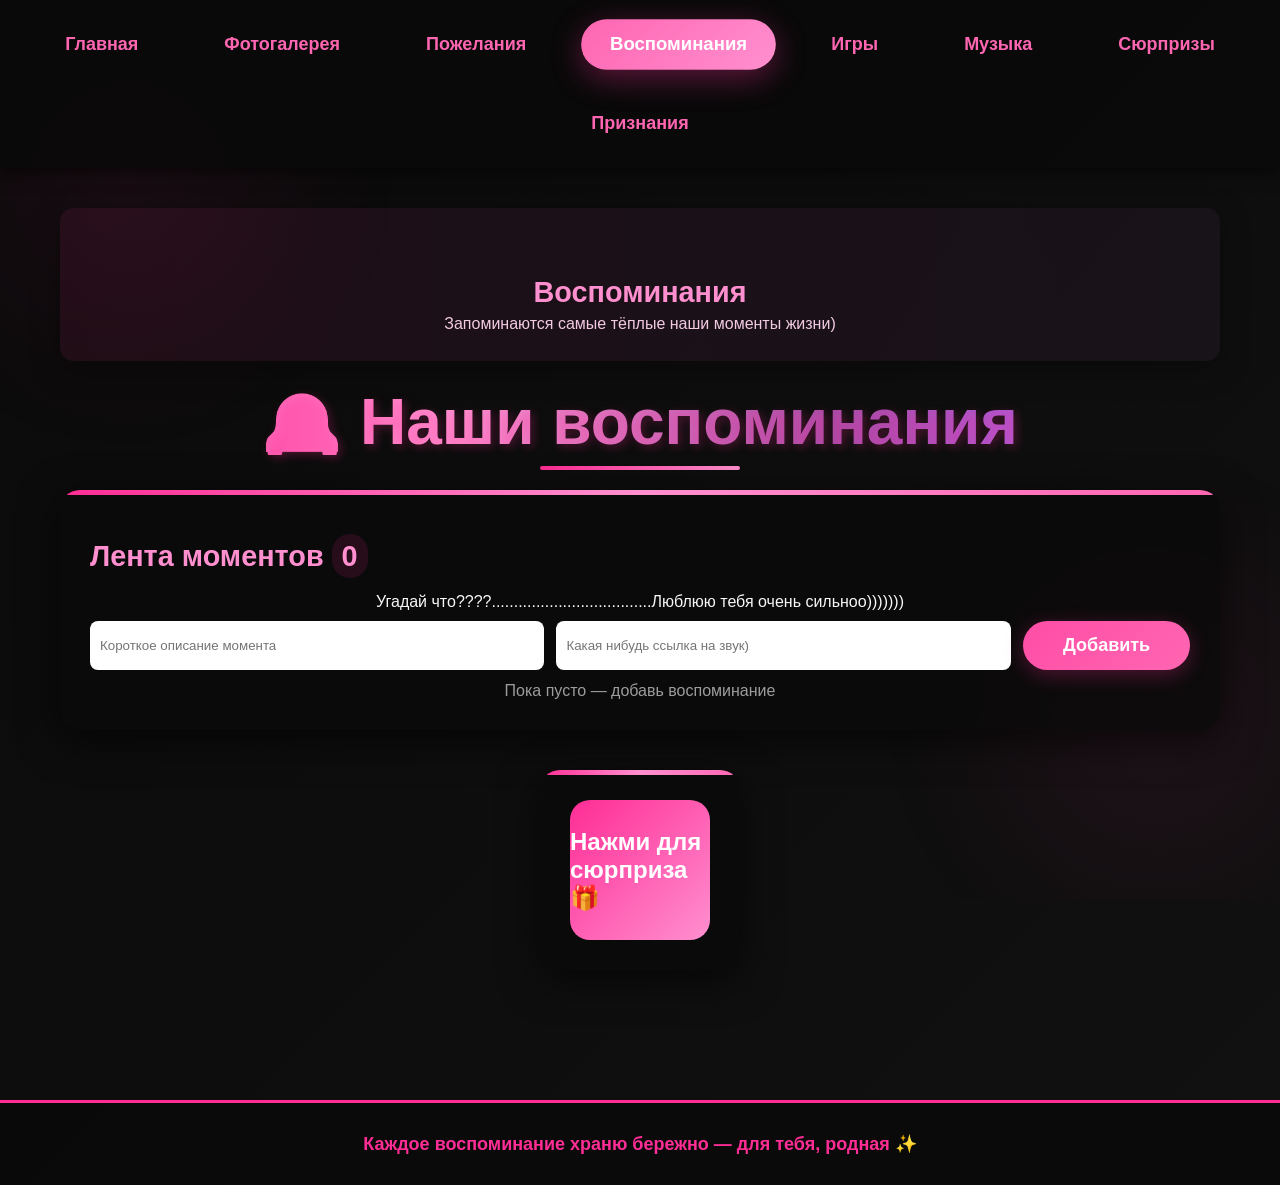
<file: memories.html>
<!DOCTYPE html>
<html lang="ru">
<head>
    <meta charset="UTF-8">
    <meta name="viewport" content="width=device-width, initial-scale=1.0">
    <title>Воспоминания — Кися</title>
    <link rel="stylesheet" href="style.css">
</head>
<body>
    <nav class="navbar">
        <ul>
            <li><a href="index.html">Главная</a></li>
            <li><a href="gallery.html">Фотогалерея</a></li>
            <li><a href="wishes.html">Пожелания</a></li>
            <li><a href="memories.html" class="active">Воспоминания</a></li>
            <li><a href="games.html">Игры</a></li>
            <li><a href="music.html">Музыка</a></li>
            <li><a href="surprises.html">Сюрпризы</a></li>
            <li><a href="confessions.html">Признания</a></li>
        </ul>
    </nav>

    <div class="container">
        <div class="hero"><h2>Воспоминания</h2><p>Запоминаются самые тёплые наши моменты жизни)</p></div>
        <h1 class="gradient-text">🕰️ Наши воспоминания</h1> 

        <div class="card">
            <h3>Лента моментов <span class="badge" id="memCount">0</span></h3>
            <p style="text-align:center; margin-bottom:10px;">Угадай что????....................................Люблюю тебя очень сильноо)))))))</p>
            <div style="display:flex; gap:12px; margin-bottom:12px;">
                <input id="memText" placeholder="Короткое описание момента" style="flex:1; padding:10px; border-radius:8px; border:none;">
                <input id="memAudio" placeholder="Какая нибудь ссылка на звук)" style="flex:1; padding:10px; border-radius:8px; border:none;">
                <button class="btn btn-green" onclick="addMemory()">Добавить</button>
            </div>

            <div class="timeline" id="timelineList">
                <!-- dynamically populated -->
            </div>
        </div>

        <div class="card surprise-box" onclick="flipCard()">
            <div class="surprise-box-inner" id="surpriseInner">
                <div class="surprise-box-front">Нажми для сюрприза 🎁</div>
                <div class="surprise-box-back">Кися — я люблю тебя! ❤️</div>
            </div>
        </div>
    </div>

    <footer>
        <p>Каждое воспоминание храню бережно — для тебя, родная ✨</p>
    </footer>

    <script>
        function flipCard() {
            const inner = document.getElementById('surpriseInner');
            inner.style.transform = 'rotateY(180deg)';
            setTimeout(() => inner.style.transform = '', 3000);
        }

        // Memories storage
        function renderMemories(){
            const list = document.getElementById('timelineList');
            const items = JSON.parse(localStorage.getItem('memories')||'[]');
            const memCount = document.getElementById('memCount'); if (memCount) memCount.innerText = items.length;
            if (!items.length) { list.innerHTML = '<p style="text-align:center; color:rgba(255,255,255,0.6);">Пока пусто — добавь воспоминание</p>'; return; }
            list.innerHTML = items.map((m, i) => {
                return `<div class="timeline-item"><div class="dot"></div><div class="content"><strong>${escapeHtml(m.text)}</strong>${m.audio? `<div style="margin-top:8px;"><audio controls src="${m.audio}"></audio></div>`: ''}<div style="text-align:right; margin-top:6px;"><button class="btn" onclick="deleteMemory(${i})">Удалить</button></div></div></div>`;
            }).join('');
        }

        function escapeHtml(s){ return (s||'').replace(/&/g,'&amp;').replace(/</g,'&lt;').replace(/>/g,'&gt;'); }

        function addMemory(){
            const text = document.getElementById('memText').value.trim();
            const audio = document.getElementById('memAudio').value.trim();
            if (!text) { alert('Напиши хотя бы короткое описание.'); return; }
            const items = JSON.parse(localStorage.getItem('memories')||'[]');
            items.unshift({ text, audio: audio||null, created: Date.now() });
            localStorage.setItem('memories', JSON.stringify(items));
            document.getElementById('memText').value = ''; document.getElementById('memAudio').value = '';
            renderMemories(); showToast('Воспоминание добавлено ✨');
        }

        function deleteMemory(i){ const items = JSON.parse(localStorage.getItem('memories')||'[]'); items.splice(i,1); localStorage.setItem('memories', JSON.stringify(items)); renderMemories(); }

        document.addEventListener('DOMContentLoaded', renderMemories);
    </script>
    <div id="toast" aria-live="polite"></div>
    <div class="back-to-top" id="backToTop" role="button" aria-label="Наверх" tabindex="0">⬆</div>
    <script>
        (function(){
            const btn = document.getElementById('backToTop');
            window.addEventListener('scroll', ()=>{ if (window.scrollY > 200) btn.classList.add('visible'); else btn.classList.remove('visible'); });
            btn.addEventListener('click', ()=> window.scrollTo({top:0, behavior:'smooth'}));
            btn.addEventListener('keydown', (e)=>{ if (e.key === 'Enter' || e.key === ' ') { e.preventDefault(); window.scrollTo({top:0, behavior:'smooth'}); } });
            // highlight active nav link
            try{ document.querySelectorAll('.navbar a').forEach(a=>{ if (location.href.includes(a.href)) a.classList.add('active'); }); }catch(e){}
        })();
    </script>
</body>
</html>
</file>
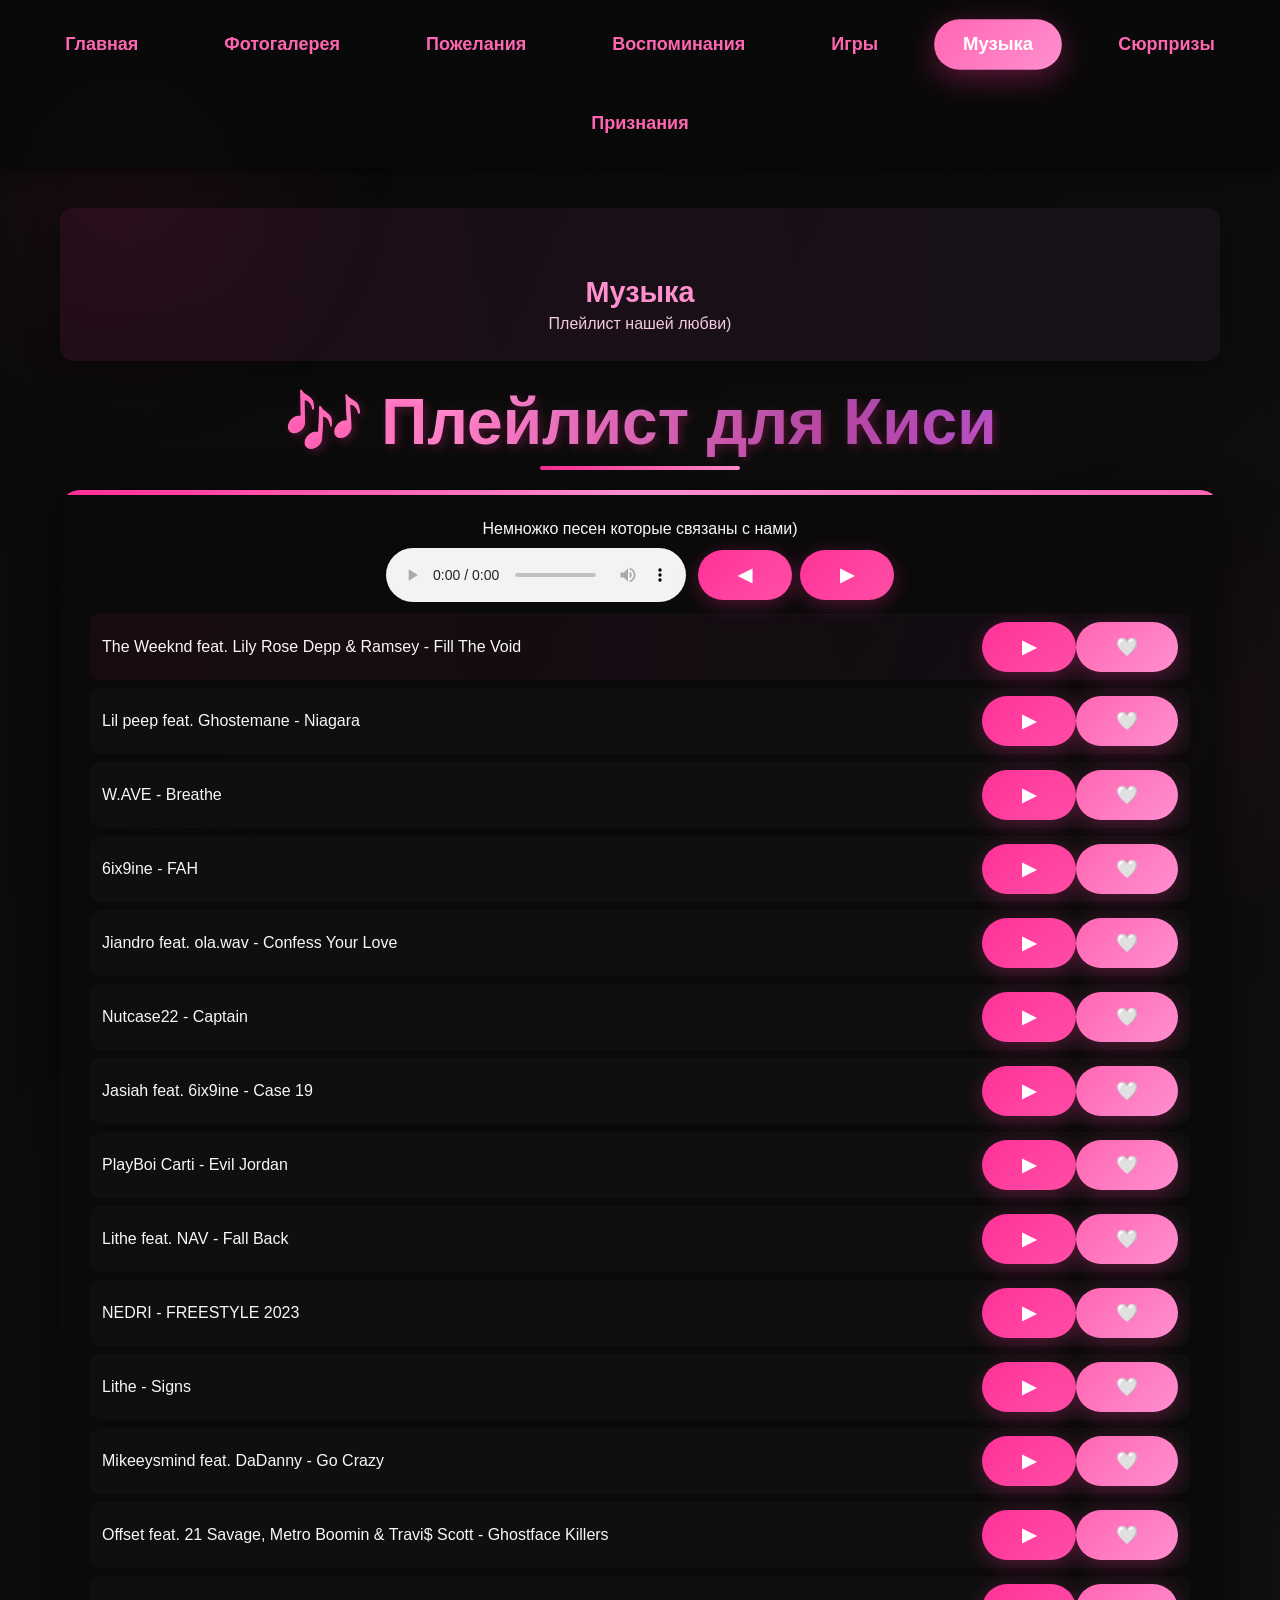
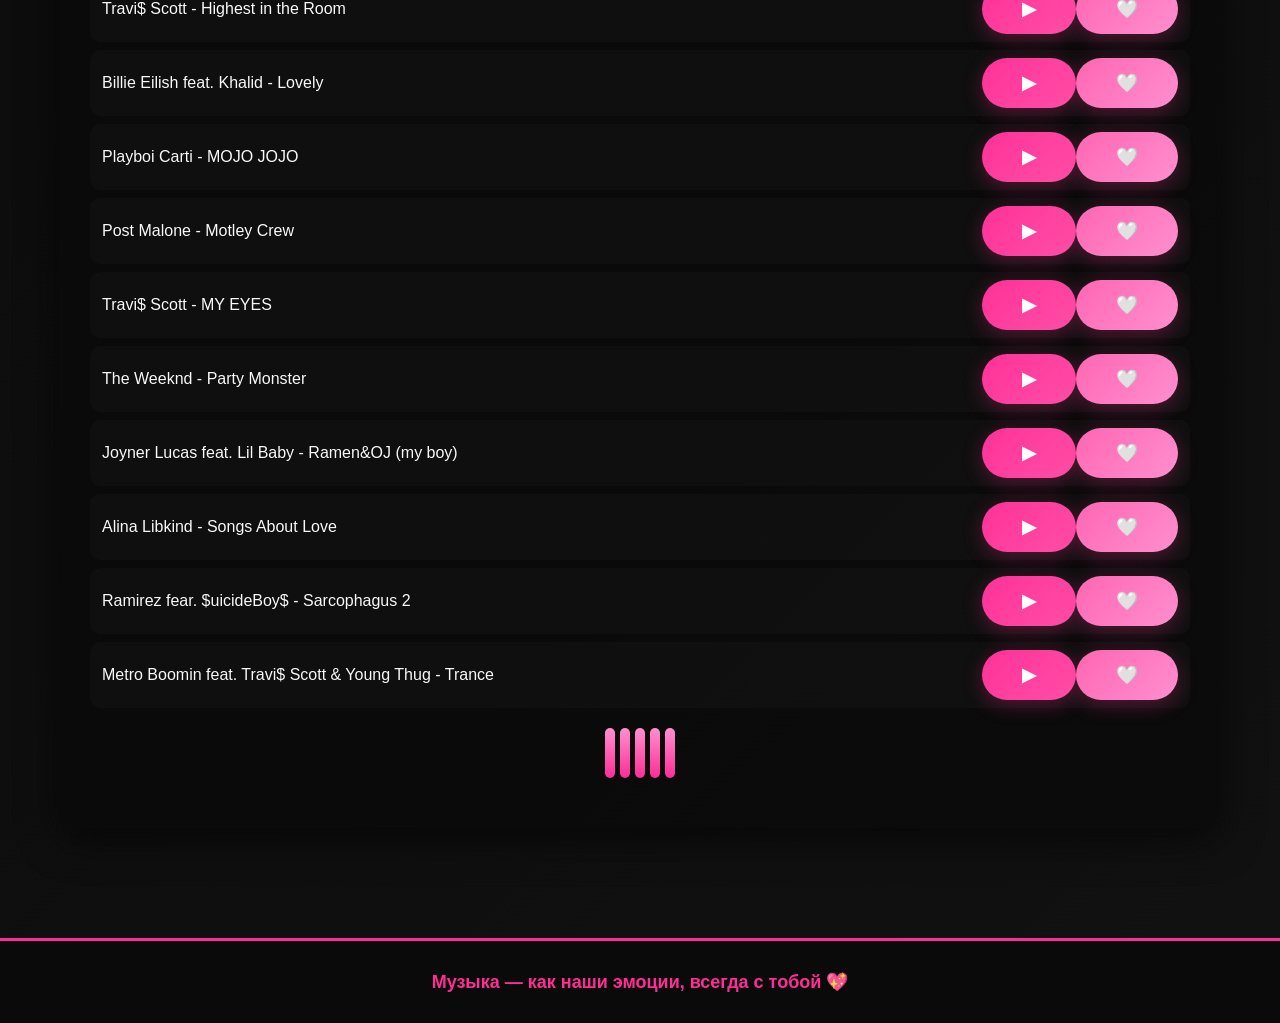
<file: music.html>
<!DOCTYPE html>
<html lang="ru">
<head>
    <meta charset="UTF-8">
    <meta name="viewport" content="width=device-width, initial-scale=1.0">
    <title>Музыка — Кися</title>
    <link rel="stylesheet" href="style.css">
</head>
<body>
    <nav class="navbar">
        <ul>
            <li><a href="index.html">Главная</a></li>
            <li><a href="gallery.html">Фотогалерея</a></li>
            <li><a href="wishes.html">Пожелания</a></li>
            <li><a href="memories.html">Воспоминания</a></li>
            <li><a href="games.html">Игры</a></li>
            <li><a href="music.html" class="active">Музыка</a></li>
            <li><a href="surprises.html">Сюрпризы</a></li>
            <li><a href="confessions.html">Признания</a></li>
        </ul>
    </nav>

    <div class="container">
        <div class="hero"><h2>Музыка</h2><p>Плейлист нашей любви)</p></div>
        <h1 class="gradient-text">🎶 Плейлист для Киси</h1> 

        <div class="card music-player">
            <p style="text-align:center;">Немножко песен которые связаны с нами)</p>
            <div style="display:flex; gap:12px; align-items:center; justify-content:center; margin-top:10px; flex-wrap:wrap;">
                <audio id="audio" controls src="https://www.soundhelix.com/examples/mp3/SoundHelix-Song-1.mp3" style="width:300px"></audio>
                <div style="display:flex; gap:8px; align-items:center;">
                    <button class="btn" id="prevTrack">◀</button>
                    <button class="btn" id="nextTrack">▶</button>
                </div>
            </div>

            <div class="playlist" id="playlist"></div>

            <div class="audio-visualizer" id="visualizer">
                <div class="bar" id="b1"></div>
                <div class="bar" id="b2"></div>
                <div class="bar" id="b3"></div>
                <div class="bar" id="b4"></div>
                <div class="bar" id="b5"></div>
            </div>
        </div>
    </div>

    <footer>
        <p>Музыка — как наши эмоции, всегда с тобой 💖</p>
    </footer>

    <script>
        const audio = document.getElementById('audio');
        const bars = [1,2,3,4,5].map(i => document.getElementById('b'+i));
        const playlistEl = document.getElementById('playlist');

        const tracks = [
            { title: 'The Weeknd feat. Lily Rose Depp & Ramsey - Fill The Void', src: 'snd/wknd.mp3'},
            { title: 'Lil peep feat. Ghostemane - Niagara', src: 'snd/ngra.mp3'},
            { title: 'W.AVE - Breathe', src: 'snd/brth.mp3'},
            { title: '6ix9ine - FAH', src: 'snd/69fh.mp3'},
            { title: 'Jiandro feat. ola.wav - Confess Your Love', src: 'snd/cful.mp3'},
            { title: 'Nutcase22 - Captain', src: 'snd/cptn.mp3'},
            { title: 'Jasiah feat. 6ix9ine - Case 19', src: 'snd/cs19.mp3'},
            { title: 'PlayBoi Carti - Evil Jordan', src: 'snd/evjr.mp3'},
            { title: 'Lithe feat. NAV - Fall Back', src: 'snd/flbk.mp3'},
            { title: 'NEDRI - FREESTYLE 2023', src: 'snd/frsl.mp3'},
            { title: 'Lithe - Signs', src: 'snd/sgns.mp3'},
            { title: 'Mikeeysmind feat. DaDanny - Go Crazy', src: 'snd/gczy.mp3'},
            { title: 'Offset feat. 21 Savage, Metro Boomin & Travi$ Scott - Ghostface Killers', src: 'snd/gskl.mp3'},
            { title: 'Travi$ Scott - Highest in the Room', src: 'snd/hitr.mp3'},
            { title: 'Billie Eilish feat. Khalid - Lovely', src: 'snd/lvly.mp3'},
            { title: 'Playboi Carti - MOJO JOJO', src: 'snd/mojo.mp3'},
            { title: 'Post Malone - Motley Crew', src: 'snd/mtlc.mp3'},
            { title: 'Travi$ Scott - MY EYES', src: 'snd/myes.mp3'},
            { title: 'The Weeknd - Party Monster', src: 'snd/ptmr.mp3'},
            { title: 'Joyner Lucas feat. Lil Baby - Ramen&OJ (my boy)', src: 'snd/rmoj.mp3'},
            { title: 'Alina Libkind - Songs About Love', src: 'snd/salv.mp3'},
            { title: 'Ramirez fear. $uicideBoy$ - Sarcophagus 2', src: 'snd/src2.mp3'},
            { title: 'Metro Boomin feat. Travi$ Scott & Young Thug - Trance', src: 'snd/trnc.mp3'}
            
        ];

        let currentTrack = 0;

        function renderPlaylist(){
            const favs = JSON.parse(localStorage.getItem('musicFavs')||'{}');
            playlistEl.innerHTML = tracks.map((t,i)=> `<div class="track ${i===currentTrack?'playing':''}"><div>${t.title}</div><div><button class="btn" onclick="playTrack(${i})">▶</button><button class="btn btn-pink" onclick="toggleFav(${i})">${favs[i]?'💖':'🤍'}</button></div></div>`).join('');
        }

        function playTrack(i){
            currentTrack = i; audio.src = tracks[i].src; audio.play(); renderPlaylist();
        }

        function toggleFav(i){ const favs = JSON.parse(localStorage.getItem('musicFavs')||'{}'); favs[i] = !favs[i]; localStorage.setItem('musicFavs', JSON.stringify(favs)); renderPlaylist(); }

        function animateBars() {
            if (audio.paused) { bars.forEach(b => b.style.height = '10px'); return; }
            bars.forEach((b, idx) => b.style.height = (20 + Math.random()*(120 + idx*20)) + 'px');
        }

        audio.addEventListener('play', () => { window.visInterval = setInterval(animateBars, 140); renderPlaylist(); });
        audio.addEventListener('pause', () => { clearInterval(window.visInterval); animateBars(); renderPlaylist(); });

        document.getElementById('prevTrack').addEventListener('click', ()=> playTrack((currentTrack-1+tracks.length)%tracks.length));
        document.getElementById('nextTrack').addEventListener('click', ()=> playTrack((currentTrack+1)%tracks.length));

        // keyboard
        document.addEventListener('keydown', (e)=>{
            if (e.code === 'Space') { e.preventDefault(); if (audio.paused) audio.play(); else audio.pause(); }
            if (e.key === 'ArrowRight') playTrack((currentTrack+1)%tracks.length);
            if (e.key === 'ArrowLeft') playTrack((currentTrack-1+tracks.length)%tracks.length);
        });

        // init
        renderPlaylist();
    </script>
    <div id="toast" aria-live="polite"></div>
    <div class="back-to-top" id="backToTop" role="button" aria-label="Наверх" tabindex="0">⬆</div>
    <script>
        (function(){
            const btn = document.getElementById('backToTop');
            window.addEventListener('scroll', ()=>{ if (window.scrollY > 200) btn.classList.add('visible'); else btn.classList.remove('visible'); });
            btn.addEventListener('click', ()=> window.scrollTo({top:0, behavior:'smooth'}));
            btn.addEventListener('keydown', (e)=>{ if (e.key === 'Enter' || e.key === ' ') { e.preventDefault(); window.scrollTo({top:0, behavior:'smooth'}); } });
            // highlight active nav link
            try{ document.querySelectorAll('.navbar a').forEach(a=>{ if (location.href.includes(a.href)) a.classList.add('active'); }); }catch(e){}
        })();
    </script>
</body>
</html>
</file>
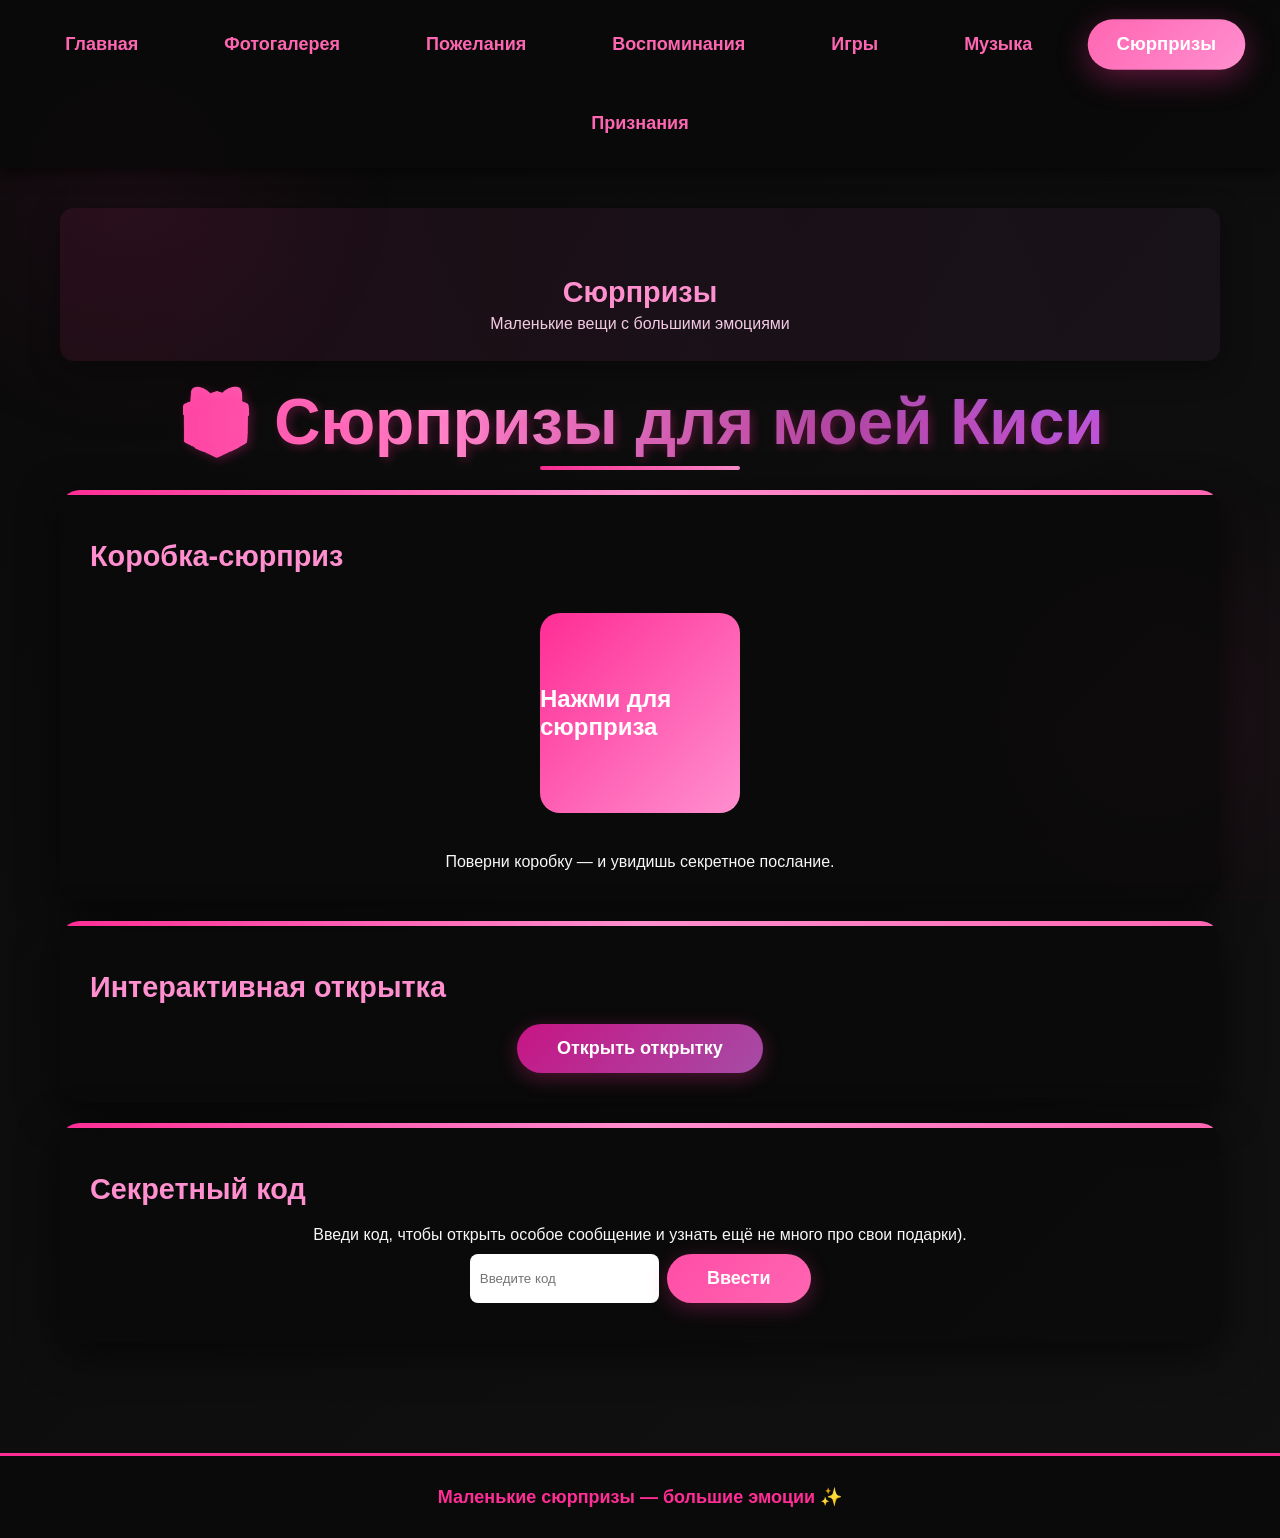
<file: surprises.html>
<!DOCTYPE html>
<html lang="ru">
<head>
    <meta charset="UTF-8">
    <meta name="viewport" content="width=device-width, initial-scale=1.0">
    <title>Сюрпризы — Кися</title>
    <link rel="stylesheet" href="style.css">
</head>
<body>
    <nav class="navbar">
        <ul>
            <li><a href="index.html">Главная</a></li>
            <li><a href="gallery.html">Фотогалерея</a></li>
            <li><a href="wishes.html">Пожелания</a></li>
            <li><a href="memories.html">Воспоминания</a></li>
            <li><a href="games.html">Игры</a></li>
            <li><a href="music.html">Музыка</a></li>
            <li><a href="surprises.html" class="active">Сюрпризы</a></li>
            <li><a href="confessions.html">Признания</a></li>
        </ul>
    </nav>

    <div class="container">
        <div class="hero"><h2>Сюрпризы</h2><p>Маленькие вещи с большими эмоциями</p></div>
        <h1 class="gradient-text">🎁 Сюрпризы для моей Киси</h1> 

        <div class="card">
            <h3>Коробка-сюрприз</h3>
            <div class="surprise-box" onclick="openSurprise()">
                <div class="surprise-box-inner" id="boxInner">
                    <div class="surprise-box-front">Нажми для сюрприза</div>
                    <div class="surprise-box-back">Сюрприз! Ты — мое всё! ❤️</div>
                </div>
            </div>
            <p style="text-align:center;">Поверни коробку — и увидишь секретное послание.</p>
        </div>

        <div class="card">
            <h3>Интерактивная открытка</h3>
            <div style="text-align:center;">
                <button class="btn btn-purple" onclick="showPopup()">Открыть открытку</button>
            </div>
        </div>

        <div class="card">
            <h3>Секретный код</h3>
            <p style="text-align:center;">Введи код, чтобы открыть особое сообщение и узнать ещё не много про свои подарки).</p>
            <div style="display:flex; gap:8px; justify-content:center; margin-top:10px;">
                <input id="secretCode" placeholder="Введите код" style="padding:10px; border-radius:8px; border:none;">
                <button class="btn btn-green" onclick="trySecret()">Ввести</button>
            </div>
            <p id="secretResult" style="text-align:center; margin-top:10px; font-weight:bold;"></p>
        </div>
    </div>

    <footer>
        <p>Маленькие сюрпризы — большие эмоции ✨</p>
    </footer>

    <script>
        function openSurprise() {
            const inner = document.getElementById('boxInner');
            inner.style.transform = 'rotateY(180deg)';
            setTimeout(() => inner.style.transform = '', 3000);
        }

        function showPopup() {
            alert('Кися, ты самая прекрасная! 🎉');
        }

        function trySecret(){
            const code = (document.getElementById('secretCode') || {}).value || '';
            const res = document.getElementById('secretResult');
            if (code.trim().toLowerCase() === 'кися16' || code.trim() === '8413'){
                res.innerText = 'У тебя целых 5 подароков, 1 - это этот сайт)), 2 - это множество подарков, 3 - что-то что ты любишь, 4 - ты скорее всего уже получила(тг премм), а 5 - должен был быть тортик, но я что-то придумаю(я это пишу 29, так что да, не подумай))))';
                showConfetti(); for(let i=0;i<15;i++) createHeart(false);
            } else {
                res.innerText = 'Неправильный код — попробуй ещё 😊';
            }
        }
    </script>
    <div id="toast" aria-live="polite"></div>
    <div class="back-to-top" id="backToTop" role="button" aria-label="Наверх" tabindex="0">⬆</div>
    <script>
        (function(){
            const btn = document.getElementById('backToTop');
            window.addEventListener('scroll', ()=>{ if (window.scrollY > 200) btn.classList.add('visible'); else btn.classList.remove('visible'); });
            btn.addEventListener('click', ()=> window.scrollTo({top:0, behavior:'smooth'}));
            btn.addEventListener('keydown', (e)=>{ if (e.key === 'Enter' || e.key === ' ') { e.preventDefault(); window.scrollTo({top:0, behavior:'smooth'}); } });
            // highlight active nav link
            try{ document.querySelectorAll('.navbar a').forEach(a=>{ if (location.href.includes(a.href)) a.classList.add('active'); }); }catch(e){}
        })();
    </script>
</body>
</html>
    </script>
</body>
</html>
</file>
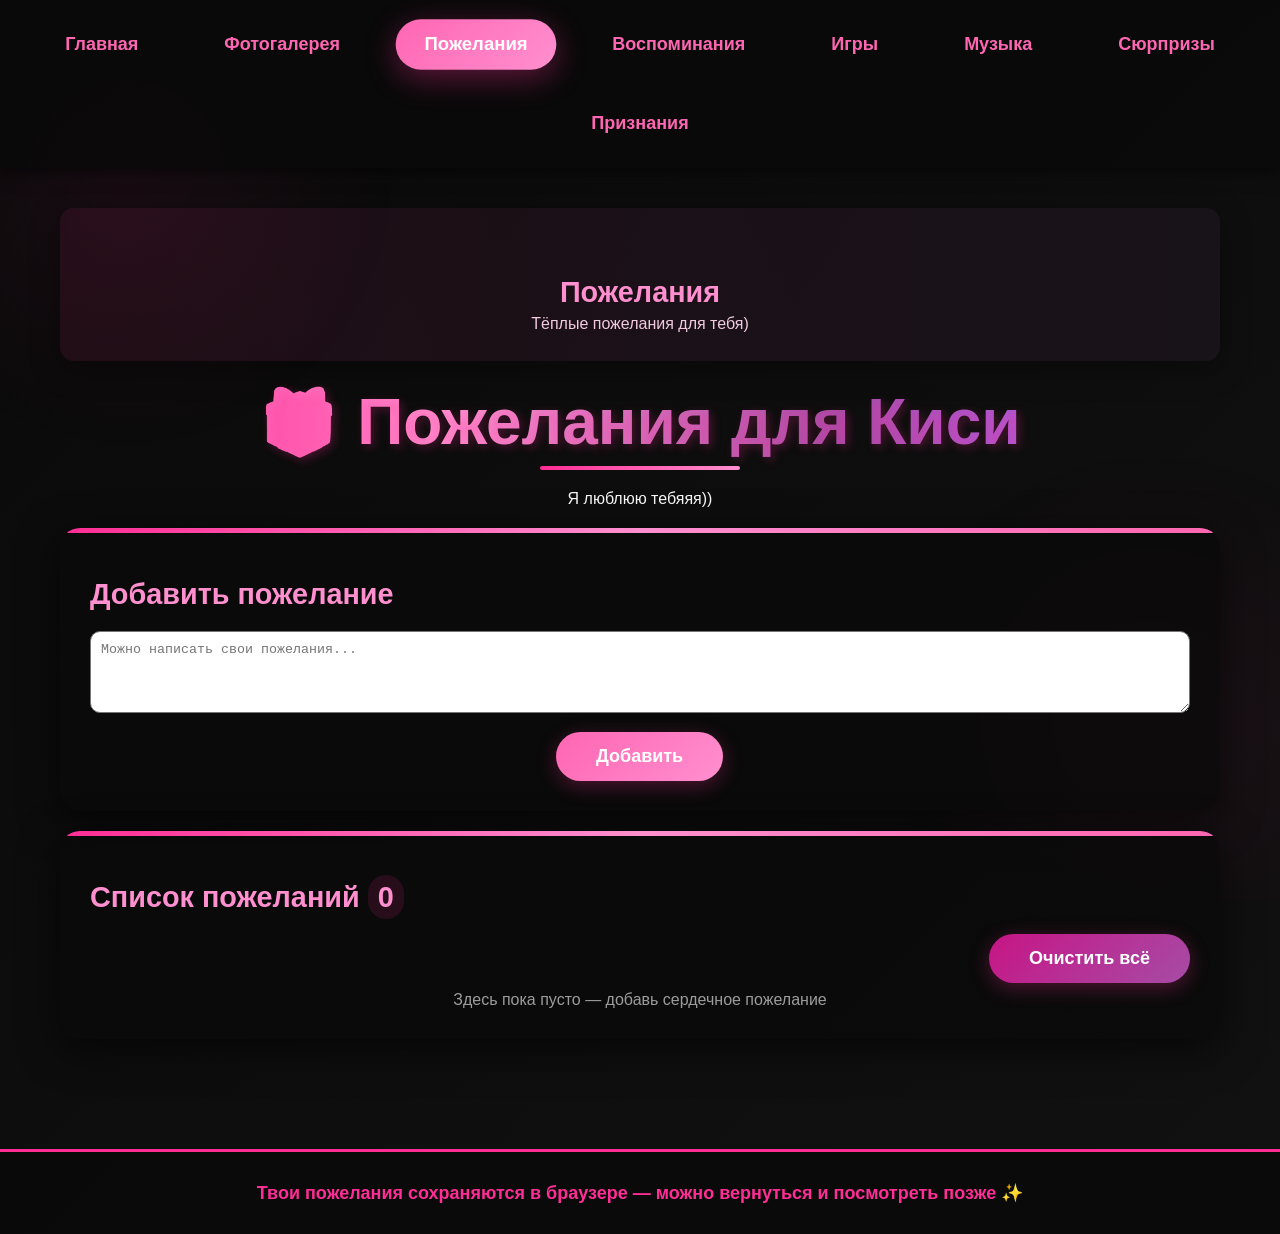
<file: wishes.html>
<!DOCTYPE html>
<html lang="ru">
<head>
    <meta charset="UTF-8">
    <meta name="viewport" content="width=device-width, initial-scale=1.0">
    <title>Пожелания — Кися</title>
    <link rel="stylesheet" href="style.css">
</head>
<body>
    <nav class="navbar">
        <ul>
            <li><a href="index.html">Главная</a></li>
            <li><a href="gallery.html">Фотогалерея</a></li>
            <li><a href="wishes.html" class="active">Пожелания</a></li>
            <li><a href="memories.html">Воспоминания</a></li>
            <li><a href="games.html">Игры</a></li>
            <li><a href="music.html">Музыка</a></li>
            <li><a href="surprises.html">Сюрпризы</a></li>
            <li><a href="confessions.html">Признания</a></li>
        </ul>
    </nav>

    <div class="container">
        <div class="hero"><h2>Пожелания</h2><p>Тёплые пожелания для тебя)</p></div>
        <h1 class="gradient-text">🎁 Пожелания для Киси</h1>
        <p style="text-align:center;">Я люблюю тебяяя))</p>

        <div class="card">
            <h3>Добавить пожелание</h3>
            <form id="wishForm">
                <textarea id="wishText" rows="4" style="width:100%; padding:10px; border-radius:10px;" placeholder="Можно написать свои пожелания..."></textarea>
                <div style="text-align:center; margin-top:15px;">
                    <button class="btn btn-pink" type="submit">Добавить</button>
                </div>
            </form>
        </div>

        <div class="card">
            <h3>Список пожеланий <span class="badge" id="wishCount">0</span></h3>
            <div style="text-align:right; margin-bottom:8px;"><button class="btn btn-purple" id="clearWishes">Очистить всё</button></div>
            <div id="wishesList"></div>
        </div>
    </div>

    <footer>
        <p>Твои пожелания сохраняются в браузере — можно вернуться и посмотреть позже ✨</p>
    </footer>

    <script>
document.addEventListener('DOMContentLoaded', () => {
    const form = document.getElementById('wishForm');
    const list = document.getElementById('wishesList');
    const countEl = document.getElementById('wishCount');

    // Защищённая функция получения данных из localStorage
    function getWishes() {
        try {
            const raw = localStorage.getItem('wishes');
            if (!raw) return [];
            
            const parsed = JSON.parse(raw);
            // Убедимся, что это именно массив объектов с полем "text"
            return Array.isArray(parsed) && parsed.every(item => 
                typeof item === 'object' && item !== null && 'text' in item
            ) ? parsed : [];
        } catch (e) {
            console.error('Ошибка чтения пожеланий:', e);
            return [];
        }
    }

    // Защищённая функция сохранения
    function saveWishes(items) {
        try {
            localStorage.setItem('wishes', JSON.stringify(items));
        } catch (e) {
            console.error('Ошибка сохранения пожеланий:', e);
            alert('Не удалось сохранить пожелание. Возможно, закончилось место в localStorage.');
        }
    }

    function escapeHtml(s) {
        if (typeof s !== 'string') return '';
        return s.replace(/&/g, '&amp;')
                .replace(/</g, '&lt;')
                .replace(/>/g, '&gt;')
                .replace(/"/g, '&quot;')
                .replace(/'/g, '&#039;');
    }

    function renderWishes() {
        const items = getWishes();
        countEl.innerText = items.length;
        
        if (!items.length) {
            list.innerHTML = '<p style="text-align:center; color:rgba(255,255,255,0.6);">Здесь пока пусто — добавь сердечное пожелание</p>';
            return;
        }

        list.innerHTML = items.map((w, i) => `
            <div class="confession-item" data-idx="${i}">
                <div style="display:flex; justify-content:space-between; gap:10px; align-items:center; padding:12px; border-bottom:1px solid rgba(255,255,255,0.1);">
                    <div style="flex:1; word-break:break-word;">${escapeHtml(w.text)}</div>
                    <div style="display:flex; gap:8px; align-items:center; flex-shrink:0;">
                        <button class="btn btn-pink" style="padding:6px 10px;" onclick="toggleLike(${i})">${w.liked ? '💖' : '🤍'}</button>
                        <button class="btn" style="padding:6px 10px;" onclick="copyWish(${i})">🔗</button>
                    </div>
                </div>
            </div>
        `).join('');
    }

    function toggleLike(idx) {
        const items = getWishes();
        if (items[idx]) {
            items[idx].liked = !items[idx].liked;
            saveWishes(items);
            renderWishes();
        }
    }

    function copyWish(idx) {
        const items = getWishes();
        const text = items[idx]?.text || '';
        if (text && navigator.clipboard) {
            navigator.clipboard.writeText(text).then(() => {
                showToast('Скопировано в буфер обмена ✨');
            });
        }
    }

    form?.addEventListener('submit', (e) => {
        e.preventDefault();
        const textarea = document.getElementById('wishText');
        const text = textarea?.value.trim();
        
        if (!text) {
            showToast('Напиши что-нибудь сначала ❤️');
            return;
        }

        const items = getWishes();
        items.unshift({ 
            text, 
            liked: false,
            date: new Date().toISOString() // для отладки
        });
        
        saveWishes(items);
        textarea.value = '';
        renderWishes();
        showToast('Пожелание добавлено — Кися будет тронута ❤️');
    });

    document.getElementById('clearWishes')?.addEventListener('click', () => {
        if (confirm('Точно очистить все пожелания? 😢')) {
            localStorage.removeItem('wishes');
            renderWishes();
            showToast('Список очищен');
        }
    });

    // Инициализация
    renderWishes();

    // Toast функция (универсальная)
    window.showToast = function(msg) {
        let toast = document.getElementById('toast');
        if (!toast) {
            toast = document.createElement('div');
            toast.id = 'toast';
            toast.style.cssText = `
                position:fixed; bottom:20px; left:50%; transform:translateX(-50%);
                background:#ff6b9d; color:white; padding:12px 24px; border-radius:50px;
                font-weight:bold; z-index:1000; box-shadow:0 4px 12px rgba(0,0,0,0.2);
                opacity:0; transition:opacity 0.3s;
            `;
            document.body.appendChild(toast);
        }
        toast.innerText = msg;
        toast.style.opacity = '1';
        setTimeout(() => { toast.style.opacity = '0'; }, 2500);
    };
});
</script>
</body>
</html>
</file>
<file: style.css>
/* Глобальные стили */
* {
    margin: 0;
    padding: 0;
    box-sizing: border-box;
}

body {
    font-family: 'Arial', sans-serif;
    background: linear-gradient(135deg, #0a0a0a 0%, #111111 100%);
    color: #f8f8f8;
    overflow-x: hidden;
    position: relative;
} 

body::before {
    content: '';
    position: fixed;
    top: 0;
    left: 0;
    width: 100%;
    height: 100%;
    background: 
        radial-gradient(circle at 10% 20%, rgba(255,45,149,0.06) 0%, transparent 20%),
        radial-gradient(circle at 90% 80%, rgba(255,45,149,0.06) 0%, transparent 20%);
    z-index: -1;
} 

/* Анимации */
@keyframes float {
    0%, 100% { transform: translateY(0px); }
    50% { transform: translateY(-20px); }
}

@keyframes pulse {
    0%, 100% { transform: scale(1); }
    50% { transform: scale(1.1); }
}

@keyframes fadeIn {
    from { opacity: 0; transform: translateY(20px); }
    to { opacity: 1; transform: translateY(0); }
}

@keyframes heartBeat {
    0%, 100% { transform: scale(1); }
    10%, 30% { transform: scale(1.3); }
    20%, 40% { transform: scale(1.1); }
}

@keyframes sparkle {
    0%, 100% { opacity: 0; }
    50% { opacity: 1; }
}

@keyframes slideInLeft {
    from { transform: translateX(-100%); opacity: 0; }
    to { transform: translateX(0); opacity: 1; }
}

@keyframes slideInRight {
    from { transform: translateX(100%); opacity: 0; }
    to { transform: translateX(0); opacity: 1; }
}

@keyframes slideInUp {
    from { transform: translateY(100%); opacity: 0; }
    to { transform: translateY(0); opacity: 1; }
}

@keyframes slideInDown {
    from { transform: translateY(-100%); opacity: 0; }
    to { transform: translateY(0); opacity: 1; }
}

@keyframes rotate360 {
    from { transform: rotate(0deg); }
    to { transform: rotate(360deg); }
}

@keyframes bounce {
    0%, 100% { transform: translateY(0); }
    50% { transform: translateY(-30px); }
}

@keyframes wiggle {
    0%, 100% { transform: rotate(0deg); }
    25% { transform: rotate(-5deg); }
    75% { transform: rotate(5deg); }
}

/* Навигация */
.navbar {
    background: rgba(10, 10, 10, 0.85);
    padding: 20px;
    box-shadow: 0 4px 15px rgba(0,0,0,0.6);
    position: sticky;
    top: 0;
    z-index: 1000;
} 

.navbar ul {
    list-style: none;
    display: flex;
    justify-content: center;
    gap: 30px;
    flex-wrap: wrap;
}

.navbar li a {
    display: inline-flex;
    align-items: center;
    justify-content: center;
    text-decoration: none;
    color: #ff66b2;
    font-weight: bold;
    font-size: 18px;
    padding: 14px 28px;
    border-radius: 28px;
    transition: all 0.22s ease;
    position: relative;
    overflow: hidden;
    cursor: pointer;
    touch-action: manipulation;
    -webkit-tap-highlight-color: transparent;
    user-select: none;
}

/* Фокус и доступность */
.navbar li a:focus-visible {
    outline: 3px solid rgba(255,45,149,0.18);
    outline-offset: 4px;
    box-shadow: 0 6px 20px rgba(255,45,149,0.12);
}  

.navbar li a::before {
    content: '';
    position: absolute;
    top: 0;
    left: -100%;
    width: 100%;
    height: 100%;
    background: linear-gradient(90deg, transparent, rgba(255,45,149,0.12), transparent);
    transition: left 0.5s;
} 

.navbar li a:hover::before {
    left: 100%;
}

.navbar li a:hover, .navbar li a:focus-visible {
    transform: translateY(-3px) scale(1.03);
    color: #ffffff;
    background: linear-gradient(135deg, #ff66b2, #ff8fcf);
    box-shadow: 0 8px 30px rgba(255,45,149,0.25);
}

.navbar li a:active {
    transform: translateY(0) scale(0.99);
    opacity: 0.98;
} 

/* Активная ссылка */
.navbar li a.active {
    background: linear-gradient(135deg, #ff66b2, #ff8fcf);
    color: white;
    box-shadow: 0 8px 30px rgba(255,45,149,0.35);
    transform: scale(1.03);
}

/* Улучшение для модального изображения */
.modal-content img {
    border-radius: 12px;
    max-height: 70vh;
    object-fit: cover;
}

/* Адаптивность карточек в игре */
.memory-card {
    width: 100%;
    aspect-ratio: 1 / 1;
    max-width: 140px;
    height: auto;
}


/* Контейнер */
.container {
    max-width: 1200px;
    margin: 0 auto;
    padding: 40px 20px;
}

/* Герой-блок */
.hero {
    background: linear-gradient(90deg, rgba(255,45,149,0.08), rgba(182,102,204,0.06));
    border-radius: 14px;
    padding: 28px;
    margin-bottom: 24px;
    text-align: center;
    box-shadow: 0 8px 30px rgba(0,0,0,0.35);
    animation: fadeIn 0.9s ease both;
}

.hero h2 { color: #ff8fcf; font-size: 1.8em; margin-bottom: 6px; }
.hero p { color: rgba(255,214,238,0.95); margin-bottom: 0; }

/* Back to top */
.back-to-top {
    position: fixed;
    right: 20px;
    bottom: 24px;
    background: linear-gradient(135deg,#ff66b2,#b663ff);
    color: white;
    border-radius: 50px;
    padding: 10px 14px;
    font-size: 18px;
    box-shadow: 0 8px 30px rgba(0,0,0,0.5);
    cursor: pointer;
    z-index: 2000;
    display: none;
    transition: transform 200ms ease, opacity 200ms ease;
}

.back-to-top.visible { display: block; transform: translateY(-6px); }
.back-to-top:focus { outline: 3px solid rgba(255,140,207,0.25); outline-offset: 4px; }
.back-to-top:hover { transform: translateY(-6px) scale(1.03); }
/* Мелкие фишки */
.badge { background: rgba(255,45,149,0.12); color:#ff8fcf; padding:6px 10px; border-radius:999px; font-weight:700; }

/* Плейлист */
.playlist { display:flex; flex-direction:column; gap:8px; margin-top:12px; }
.playlist .track { display:flex; align-items:center; justify-content:space-between; padding:8px 12px; border-radius:10px; background: rgba(255,255,255,0.02); }
.playlist .track.playing { background: linear-gradient(90deg, rgba(255,45,149,0.06), rgba(182,102,204,0.04)); box-shadow: inset 0 1px 0 rgba(255,255,255,0.02); }

/* Timeline */
.timeline { display:flex; flex-direction:column; gap:14px; }
.timeline-item { display:flex; gap:12px; align-items:flex-start; }
.timeline-item .dot { width:12px; height:12px; background:#ff2d95; border-radius:50%; margin-top:6px; }
.timeline-item .content { background: rgba(255,255,255,0.02); padding:12px; border-radius:10px; }

/* Responsive tweaks for small screens */
@media (max-width: 700px) {
    .hero h2 { font-size: 1.4em; }
    .btn { padding: 12px 20px; }
}


/* Заголовки */
h1 {
    font-size: 4em;
    color: #ff2d95;
    text-align: center;
    margin-bottom: 30px;
    animation: fadeIn 1s ease-in-out;
    text-shadow: 3px 3px 10px rgba(255,45,149,0.25);
    position: relative;
}

h1::after {
    content: '';
    position: absolute;
    bottom: -10px;
    left: 50%;
    transform: translateX(-50%);
    width: 200px;
    height: 4px;
    background: linear-gradient(90deg, #ff2d95, #ff8fcf);
    border-radius: 2px;
} 

h2 {
    font-size: 2.5em;
    color: #ff66b2;
    text-align: center;
    margin: 40px 0 20px;
    animation: slideInUp 1s ease-in-out;
} 

h3 {
    font-size: 1.8em;
    color: #ff8fcf;
    margin: 20px 0;
}

/* Кнопки */
.btn {
    display: inline-flex;
    align-items: center;
    justify-content: center;
    padding: 14px 40px;
    background: linear-gradient(135deg, #ff2d95, #ff66b2);
    background-size: 200% 200%;
    background-position: 0% 50%;
    color: white;
    text-decoration: none;
    border-radius: 50px;
    font-size: 18px;
    font-weight: bold;
    transition: transform 250ms cubic-bezier(.2,.8,.2,1), box-shadow 250ms ease, background-position 600ms ease;
    border: none;
    cursor: pointer;
    position: relative;
    overflow: hidden;
    will-change: transform, box-shadow;
    box-shadow: 0 5px 20px rgba(255,45,149,0.28);
}

/* Sheen (moving highlight) */
.btn::before {
    content: '';
    position: absolute;
    top: 0;
    left: -120%;
    width: 60%;
    height: 100%;
    background: linear-gradient(90deg, transparent, rgba(255,255,255,0.12), transparent);
    transform: skewX(-20deg);
    transition: left 450ms cubic-bezier(.2,.9,.2,1), opacity 180ms;
    opacity: 0;
}

.btn:hover::before {
    left: 120%;
    opacity: 1;
}

/* Soft overlay glow on hover */
.btn::after {
    content: '';
    position: absolute;
    inset: 0;
    border-radius: 50px;
    background: radial-gradient(circle at 50% 30%, rgba(255,255,255,0.06), transparent 35%);
    opacity: 0;
    transform: scale(0.96);
    transition: opacity 220ms ease, transform 220ms ease;
    pointer-events: none;
}

.btn:hover::after {
    opacity: 1;
    transform: scale(1);
}

.btn:hover {
    transform: translateY(-6px) scale(1.03);
    box-shadow: 0 14px 44px rgba(255,45,149,0.28);
    background-position: 100% 50%;
}

.btn:active {
    transform: translateY(0) scale(0.98);
    box-shadow: 0 6px 18px rgba(255,45,149,0.18);
}

.btn:focus-visible {
    outline: 3px solid rgba(255,45,149,0.16);
    outline-offset: 4px;
}

.btn-pink {
    background: linear-gradient(135deg, #ff66b2, #ff8fcf);
}

.btn-purple {
    background: linear-gradient(135deg, #c71585, #a64ca6);
}

.btn-green {
    background: linear-gradient(135deg, #ff4da6, #ff66b2);
} 

/* Карточки */
.card {
    background: rgba(10,10,10,0.75);
    border-radius: 20px;
    padding: 30px;
    margin: 20px 0;
    box-shadow: 0 10px 40px rgba(0,0,0,0.6);
    animation: fadeIn 1s ease-in-out;
    position: relative;
    overflow: hidden;
}

.card::before {
    content: '';
    position: absolute;
    top: 0;
    left: 0;
    width: 100%;
    height: 5px;
    background: linear-gradient(90deg, #ff2d95, #ff8fcf, #ff66b2);
}

.card:hover {
    transform: translateY(-10px);
    box-shadow: 0 15px 50px rgba(255,45,149,0.15);
} 

/* Фотогалерея */
.gallery {
    display: grid;
    grid-template-columns: repeat(auto-fit, minmax(250px, 1fr));
    gap: 20px;
    margin-top: 30px;
}

.photo-item {
    position: relative;
    overflow: hidden;
    border-radius: 15px;
    cursor: pointer;
    transition: transform 0.3s;
}

.photo-item:hover {
    transform: scale(1.05);
}

.photo-item img {
    width: 100%;
    height: 250px;
    object-fit: cover;
    transition: transform 0.5s;
}

.photo-item:hover img {
    transform: scale(1.1);
}

/* Спецэффекты */
.sparkle {
    position: absolute;
    width: 10px;
    height: 10px;
    background: rgba(255,214,238,0.95);
    border-radius: 50%;
    animation: sparkle 2s infinite;
    pointer-events: none;
}

.heart {
    position: absolute;
    color: #ff2d95;
    animation: heartBeat 1s infinite;
    font-size: 30px;
    pointer-events: none;
} 

.floating {
    animation: float 3s ease-in-out infinite;
}

.pulsing {
    animation: pulse 2s infinite;
}

.wiggling {
    animation: wiggle 1s infinite;
}

/* Модальные окна */
.modal {
    display: none;
    position: fixed;
    top: 0;
    left: 0;
    width: 100%;
    height: 100%;
    background: rgba(0,0,0,0.8);
    z-index: 2000;
    justify-content: center;
    align-items: center;
}

.modal.active {
    display: flex;
    animation: fadeIn 0.5s;
}

.modal-content {
    background: #0f0f0f;
    color: #f8f8f8;
    padding: 40px;
    border-radius: 20px;
    max-width: 600px;
    width: 90%;
    position: relative;
    animation: slideInUp 0.5s;
}

.modal-close {
    position: absolute;
    top: 15px;
    right: 20px;
    font-size: 30px;
    cursor: pointer;
    color: #ff2d95;
    transition: transform 0.3s;
} 

.modal-close:hover {
    transform: rotate(90deg);
}

/* Конфетти */
.confetti {
    position: fixed;
    width: 10px;
    height: 10px;
    background: #ff2d95;
    border-radius: 50%;
    animation: fall linear forwards;
    z-index: 100;
    will-change: transform, opacity;
}

@keyframes fall {
    to {
        transform: translateY(100vh) rotate(360deg);
        opacity: 0;
    }
}

/* Падающие сердечки */
.heart-fall {
    position: fixed;
    font-size: 28px;
    left: 50%;
    top: -10vh;
    transform: translateX(-50%);
    animation: heartFall 3s linear forwards;
    pointer-events: none;
    z-index: 150;
}

@keyframes heartFall {
    to {
        transform: translateY(120vh) translateX(-50%);
        opacity: 0;
    }
} 

/* Снег */
.snow {
    position: fixed;
    width: 10px;
    height: 10px;
    background: white;
    border-radius: 50%;
    animation: snow linear infinite;
    z-index: -1;
}

@keyframes snow {
    to {
        transform: translateY(100vh) translateX(100px);
    }
}

/* Градиентный текст */
.gradient-text {
    background: linear-gradient(90deg, #ff2d95, #ff8fcf, #a64ca6, #b663ff);
    -webkit-background-clip: text;
    -webkit-text-fill-color: transparent;
    background-clip: text;
    font-weight: bold;
}

/* Анимированные границы */
.animated-border {
    position: relative;
}

.animated-border::after {
    content: '';
    position: absolute;
    top: -5px;
    left: -5px;
    right: -5px;
    bottom: -5px;
    border: 3px solid transparent;
    border-radius: 25px;
    animation: borderPulse 3s infinite;
}

@keyframes borderPulse {
    0%, 100% { border-color: transparent; }
    50% { border-color: #ff2d95; }
} 

/* Стили для игр */
.game-container {
    background: rgba(10,10,10,0.75);
    padding: 30px;
    border-radius: 20px;
    text-align: center;
}

/* Активности: викторина, холст, Love Meter */
.activity-card {
    background: linear-gradient(135deg, rgba(255,255,255,0.02), rgba(255,255,255,0.03));
    padding: 18px;
    border-radius: 14px;
    min-height: 170px;
}

.activity-grid .card {
    padding: 18px;
}

.canvas-draw {
    display:block;
    margin: 12px auto 0 auto;
    border-radius: 12px;
    background: rgba(0,0,0,0.2);
    box-shadow: inset 0 2px 8px rgba(0,0,0,0.6);
}

.quiz input[type="text"] {
    width: 100%;
    padding:8px;
    margin-top:6px;
    border-radius:8px;
    border:none;
}

.love-meter input[type="range"] {
    width: 100%;
}

@media (max-width: 600px) {
    .activity-grid { grid-template-columns: 1fr; }
}
.memory-game {
    display: grid;
    grid-template-columns: repeat(4, 1fr);
    gap: 15px;
    max-width: 600px;
    margin: 0 auto;
}

.memory-card {
    width: 100px;
    height: 100px;
    background: linear-gradient(135deg, #ff66b2, #ff8fcf);
    border-radius: 10px;
    cursor: pointer;
    transition: transform 0.3s;
}

.memory-card:hover {
    transform: scale(1.1);
}

/* Колесо сюрпризов */
.wheel {
    width: 260px;
    height: 260px;
    margin: 0 auto;
    border-radius: 50%;
    border: 6px solid rgba(255,45,149,0.08);
    overflow: hidden;
    position: relative;
    background: conic-gradient(#ff2d95 0deg 60deg, #ff8fcf 60deg 120deg, #a64ca6 120deg 180deg, #b663ff 180deg 240deg, #ff66b2 240deg 300deg, #ffd6ee 300deg 360deg);
    box-shadow: 0 8px 30px rgba(0,0,0,0.5);
}

.wheel-inner {
    width: 100%;
    height: 100%;
    transition: transform 5s cubic-bezier(.2,.9,.2,1);
    transform: rotate(0deg);
    position: relative;
}

.segment {
    position: absolute;
    left: 50%;
    top: 50%;
    width: 50%;
    height: 50%;
    transform-origin: 50% 50%;
    display: flex;
    align-items: center;
    justify-content: center;
    padding: 0;
    color: #0a0a0a;
    font-weight: bold;
    font-size: 14px;
}

.segment-text {
    transform-origin: 50% 50%;
    display: inline-block;
    padding: 6px 8px;
    border-radius: 8px;
    background: rgba(255,255,255,0.9);
    color: #0a0a0a;
    font-weight: 700;
}

.wheel-pointer {
    position: absolute;
    left: 50%;
    top: -18px;
    transform: translateX(-50%);
    font-size: 26px;
    color: #ff8fcf;
    filter: drop-shadow(0 2px 6px rgba(0,0,0,0.6));
} 

/* Музыкальный плеер */
.music-player {
    background: rgba(10,10,10,0.75);
    padding: 30px;
    border-radius: 20px;
    text-align: center;
}

.audio-visualizer {
    display: flex;
    justify-content: center;
    gap: 5px;
    margin: 20px 0;
}

.bar {
    width: 10px;
    height: 50px;
    background: linear-gradient(0deg, #ff2d95, #ff8fcf);
    border-radius: 5px;
    transition: height 0.1s;
} 

/* Сюрпризы */
.surprise-box {
    position: relative;
    width: 200px;
    height: 200px;
    margin: 40px auto;
    cursor: pointer;
    perspective: 1000px;
}

.surprise-box-inner {
    position: relative;
    width: 100%;
    height: 100%;
    transform-style: preserve-3d;
    transition: transform 0.6s;
}

.surprise-box:hover .surprise-box-inner {
    transform: rotateY(180deg);
}

.surprise-box-front,
.surprise-box-back {
    position: absolute;
    width: 100%;
    height: 100%;
    backface-visibility: hidden;
    border-radius: 20px;
    display: flex;
    justify-content: center;
    align-items: center;
    font-size: 24px;
    font-weight: bold;
    color: white;
}

.surprise-box-front {
    background: linear-gradient(135deg, #ff2d95, #ff8fcf);
}

.surprise-box-back {
    background: linear-gradient(135deg, #a64ca6, #b663ff);
    transform: rotateY(180deg);
} 

/* Анимированный текст */
.typing-text {
    overflow: hidden;
    border-right: 3px solid #ff2d95;
    white-space: nowrap;
    animation: typing 3s steps(40, end), blink-caret 0.75s step-end infinite;
}

.subtitle {
    text-align: center;
    margin-top: 10px;
    font-size: 20px;
    color: rgba(255,214,238,0.95);
    max-width: 900px;
    margin-left: auto;
    margin-right: auto;
}

@keyframes typing {
    from { width: 0 }
    to { width: 100% }
}

@keyframes blink-caret {
    from, to { border-color: transparent }
    50% { border-color: #ff2d95 }
}

/* Стили для признаний */
.confession-item {
    background: rgba(15,15,15,0.75);
    padding: 20px;
    border-radius: 15px;
    margin: 15px 0;
    border-left: 5px solid #ff2d95;
    transition: transform 0.3s;
}

.confession-item:hover {
    transform: translateX(10px);
}

/* Футер */
footer {
    background: rgba(10,10,10,0.85);
    padding: 30px;
    text-align: center;
    margin-top: 50px;
    border-top: 3px solid #ff2d95;
}

footer p {
    color: #ff2d95;
    font-size: 18px;
    font-weight: bold;
}

/* Всплывающие уведомления */
#toast {
    position: fixed;
    bottom: 30px;
    left: 50%;
    transform: translateX(-50%);
    background: rgba(255,45,149,0.95);
    color: #fff;
    padding: 10px 20px;
    border-radius: 20px;
    box-shadow: 0 8px 24px rgba(0,0,0,0.5);
    opacity: 0;
    transition: opacity 0.25s, transform 0.25s;
    z-index: 9999;
    pointer-events: none;
}

#toast.visible {
    opacity: 1;
    transform: translateX(-50%) translateY(-6px);
}

/* Адаптивность */
@media (max-width: 768px) {
    h1 {
        font-size: 2.5em;
    }
    
    h2 {
        font-size: 1.8em;
    }
    
    .navbar ul {
        flex-direction: column;
        align-items: center;
        gap: 10px;
    }
    
    /* Мобильные более крупные цели для клика */
    .navbar li a {
        padding: 16px 30px;
        font-size: 20px;
        border-radius: 26px;
    }
    
    .gallery {
        grid-template-columns: 1fr;
    }
}
</file>
